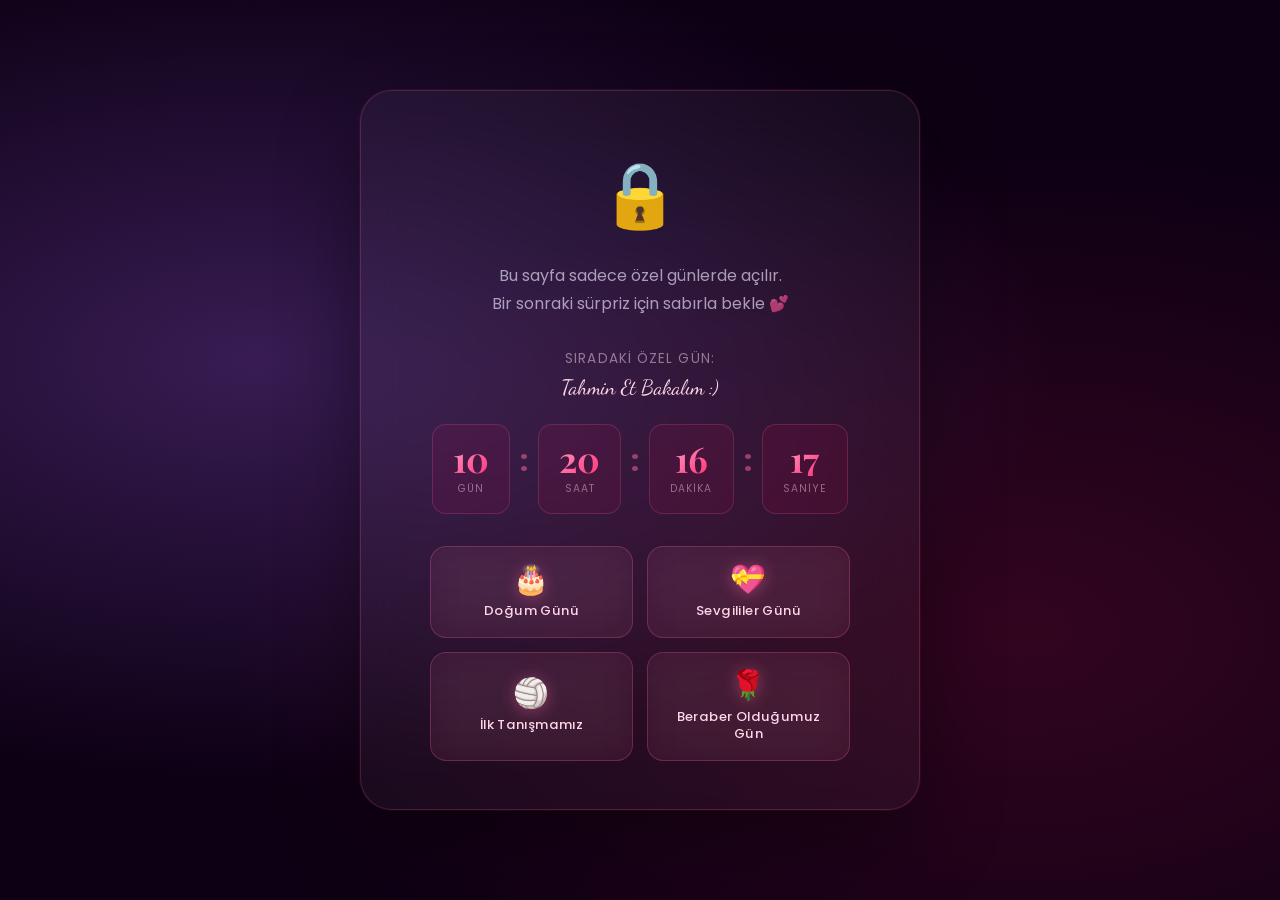
<file: index.html>
<!DOCTYPE html>
<html lang="tr">

<head>
    <meta charset="UTF-8" />
    <meta name="viewport" content="width=device-width, initial-scale=1.0" />
    <title>Yağmur'um, Seni Seviyorum 💕</title>
    <meta name="description"
        content="Yağmur'um için hazırladığım özel bir sürpriz — Doğum günün ve Sevgililer Günün kutlu olsun." />
    <link rel="preconnect" href="https://fonts.googleapis.com" />
    <link rel="preconnect" href="https://fonts.gstatic.com" crossorigin />
    <link
        href="https://fonts.googleapis.com/css2?family=Playfair+Display:ital,wght@0,400;0,700;1,400&family=Poppins:wght@300;400;500;600&family=Dancing+Script:wght@600;700&display=swap"
        rel="stylesheet" />
    <link rel="stylesheet" href="style.css" />
</head>

<body>

    <!-- Canvas for particles -->
    <canvas id="heartCanvas"></canvas>

    <!-- ═══════════════════ LOCKED SCREEN ═══════════════════ -->
    <div id="lockedScreen" class="locked-screen">
        <div class="locked-inner">
            <div class="locked-lock">🔒</div>
            <p class="locked-desc">Bu sayfa sadece özel günlerde açılır.<br />Bir sonraki sürpriz için sabırla bekle 💕
            </p>

            <div class="locked-next">
                <span class="locked-next-label">Sıradaki özel gün:</span>
                <span class="locked-next-name">Tahmin Et Bakalım :)</span>
            </div>

            <div class="locked-countdown">
                <div class="lc-box"><span id="lc-days">00</span><label>Gün</label></div>
                <div class="lc-sep">:</div>
                <div class="lc-box"><span id="lc-hours">00</span><label>Saat</label></div>
                <div class="lc-sep">:</div>
                <div class="lc-box"><span id="lc-minutes">00</span><label>Dakika</label></div>
                <div class="lc-sep">:</div>
                <div class="lc-box"><span id="lc-seconds">00</span><label>Saniye</label></div>
            </div><!--
            <p class="locked-hint">✨ O gün geldiğinde bu sayfayı yeniden aç</p>
            <div style="padding-top: 5px;">Son Düzenlenme Tarihi: 05 Ocak 2026</div>-->

            <!-- ── Sayfa Geçiş Butonları ── -->
            <div class="page-nav-buttons">
                <a href="birthday.html" class="page-nav-btn">
                    <span class="nav-icon">🎂</span>
                    <span class="nav-label">Doğum Günü</span>
                </a>
                <a href="valentine.html" class="page-nav-btn">
                    <span class="nav-icon">💝</span>
                    <span class="nav-label">Sevgililer Günü</span>
                </a>
                <a href="meeting.html" class="page-nav-btn">
                    <span class="nav-icon">🏐</span>
                    <span class="nav-label">İlk Tanışmamız</span>
                </a>
                <a href="proposal.html" class="page-nav-btn">
                    <span class="nav-icon">🌹</span>
                    <span class="nav-label">Beraber Olduğumuz Gün</span>
                </a>
            </div>
        </div>
    </div>

    <script>
        /* ─────────────────────────────────────────────
           TARİHLERİ BURADAN DEĞİŞTİR
        ───────────────────────────────────────────── */
        const SPECIAL_DAYS = [
            { month: 1, day: 1, page: 'birthday.html', name: '🎂 Doğum Günü (1 Ocak)' },
            { month: 2, day: 14, page: 'valentine.html', name: '💝 Sevgililer Günü (14 Şubat)' },
            { month: 7, day: 28, page: 'meeting.html', name: '🏐 İlk Tanışmamız (28 Temmuz)' },
            { month: 12, day: 16, page: 'proposal.html', name: '🌹 Beraber Olduğumuz Gün (16 Aralık)' },
        ];

        const now = new Date();
        const month = now.getMonth() + 1;
        const day = now.getDate();

        // Bugün özel bir gün mü? — Yönlendir
        const today = SPECIAL_DAYS.find(d => d.month === month && d.day === day);
        if (today) {
            sessionStorage.setItem('validRedirect', today.page);
            window.location.replace(today.page);
        } else {
            // Kilitli ekran: sıradaki güne geri sayım
            const AY = ['', 'Ocak', 'Şubat', 'Mart', 'Nisan', 'Mayıs', 'Haziran', 'Temmuz', 'Ağustos', 'Eylül', 'Ekim', 'Kasım', 'Aralık'];
            const y = now.getFullYear();
            const candidates = [];
            SPECIAL_DAYS.forEach(d => {
                candidates.push({ ...d, date: new Date(y, d.month - 1, d.day, 0, 0, 0) });
                candidates.push({ ...d, date: new Date(y + 1, d.month - 1, d.day, 0, 0, 0) });
            });
            const next = candidates.filter(c => c.date > now).sort((a, b) => a.date - b.date)[0];

            function tick() {
                const diff = next.date - new Date();
                if (diff <= 0) { location.reload(); return; }
                const d = Math.floor(diff / 86400000);
                const h = Math.floor((diff % 86400000) / 3600000);
                const m = Math.floor((diff % 3600000) / 60000);
                const s = Math.floor((diff % 60000) / 1000);
                document.getElementById('lc-days').textContent = String(d).padStart(2, '0');
                document.getElementById('lc-hours').textContent = String(h).padStart(2, '0');
                document.getElementById('lc-minutes').textContent = String(m).padStart(2, '0');
                document.getElementById('lc-seconds').textContent = String(s).padStart(2, '0');
            }
            tick();
            setInterval(tick, 1000);
        }

        /* ─── Canvas: yüzen kalpler ─── */
        const canvas = document.getElementById('heartCanvas');
        const ctx = canvas.getContext('2d');
        let particles = [];
        function resize() { canvas.width = window.innerWidth; canvas.height = window.innerHeight; }
        window.addEventListener('resize', resize); resize();
        function heartPath(x, y, size) {
            ctx.save(); ctx.translate(x, y); ctx.scale(size, size);
            ctx.beginPath(); ctx.moveTo(0, 0);
            ctx.bezierCurveTo(-0.5, -0.5, -1, 0.2, 0, 0.8);
            ctx.bezierCurveTo(1, 0.2, 0.5, -0.5, 0, 0);
            ctx.restore();
        }
        class Particle {
            constructor() { this.reset(); }
            reset() {
                this.x = Math.random() * canvas.width; this.y = canvas.height + 20;
                this.size = Math.random() * 12 + 4; this.speed = Math.random() * 0.8 + 0.3;
                this.alpha = Math.random() * 0.5 + 0.15; this.hue = Math.random() * 40 + 340;
                this.sway = Math.random() * 0.02 + 0.01; this.phase = Math.random() * Math.PI * 2;
            }
            update(t) {
                this.y -= this.speed; this.x += Math.sin(t * this.sway + this.phase) * 0.5;
                this.alpha -= 0.0008;
                if (this.y < -30 || this.alpha <= 0) this.reset();
            }
            draw() {
                ctx.save(); ctx.globalAlpha = this.alpha;
                ctx.fillStyle = `hsl(${this.hue}, 90%, 68%)`;
                heartPath(this.x, this.y, this.size); ctx.fill(); ctx.restore();
            }
        }
        for (let i = 0; i < 50; i++) { const p = new Particle(); p.y = Math.random() * canvas.height; particles.push(p); }
        let t = 0;
        function animate() { ctx.clearRect(0, 0, canvas.width, canvas.height); t += 0.016; particles.forEach(p => { p.update(t); p.draw(); }); requestAnimationFrame(animate); }
        animate();
    </script>
</body>

</html>
</file>
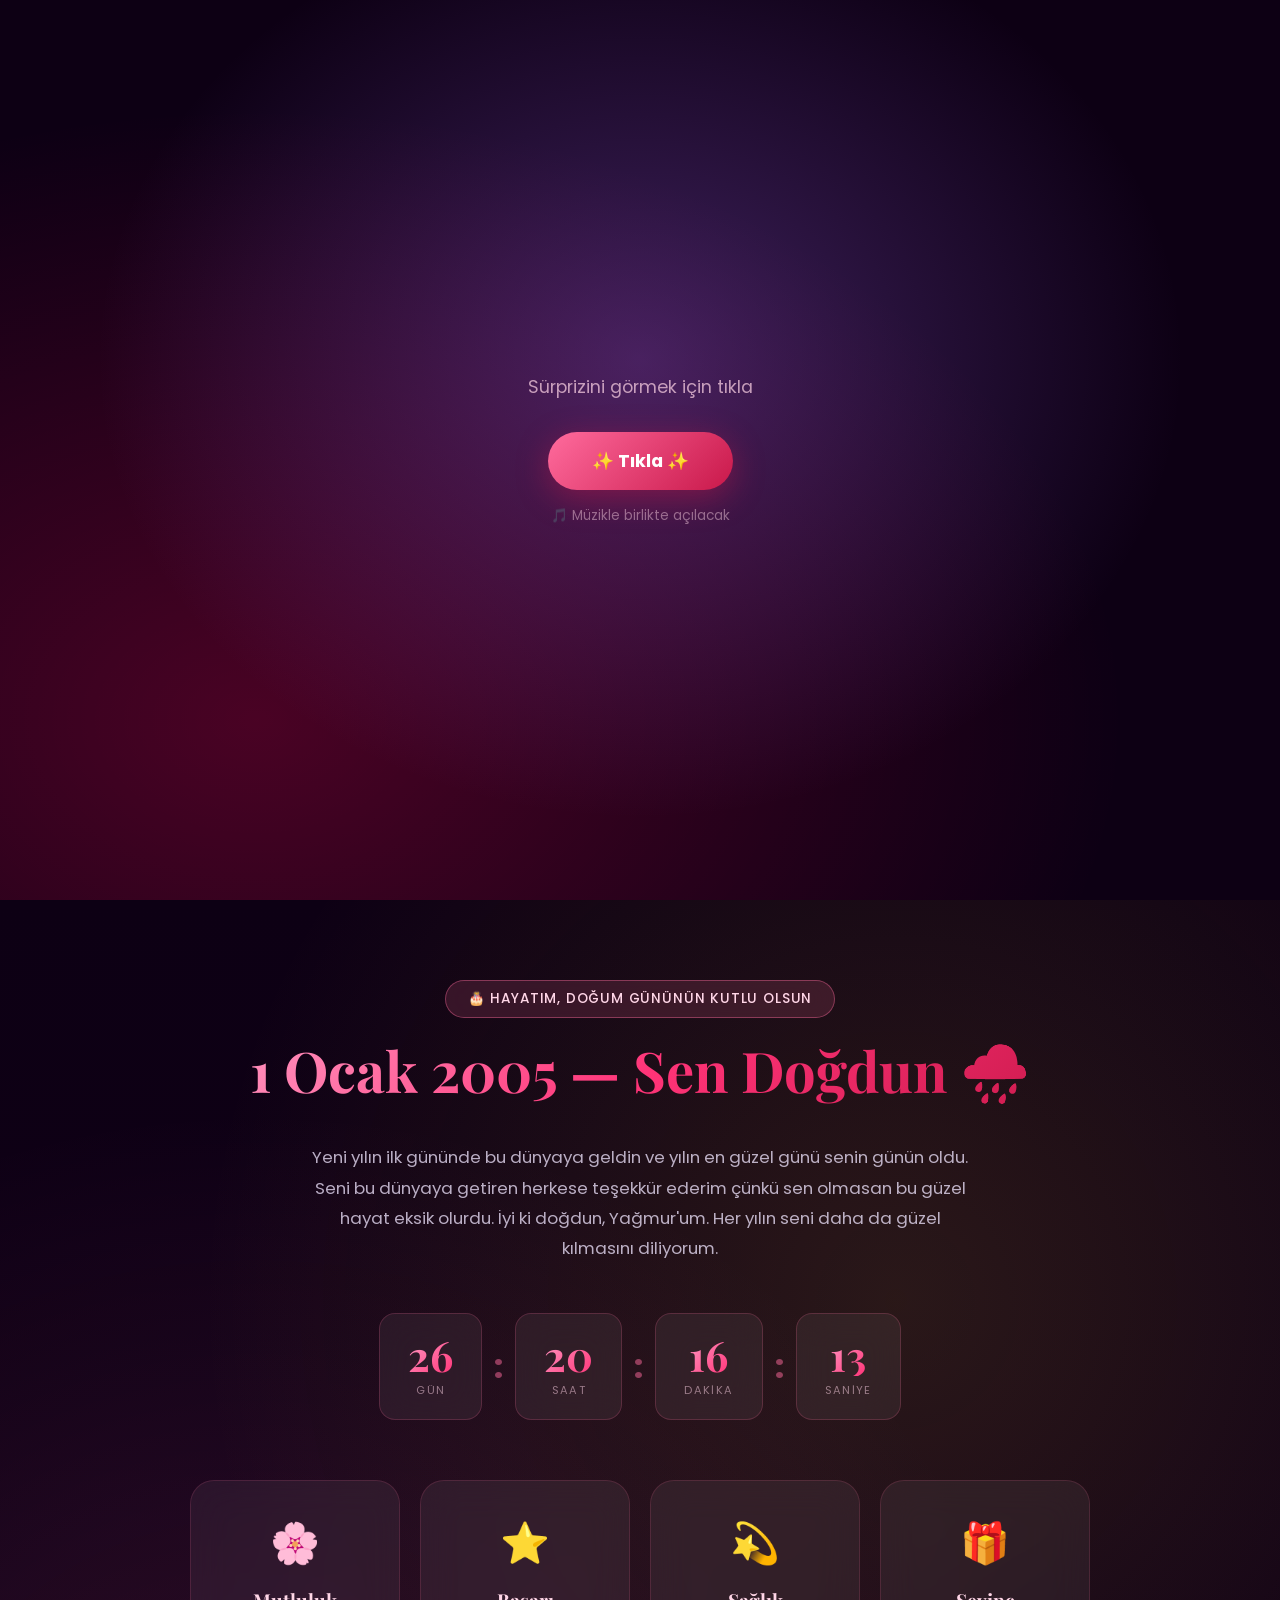
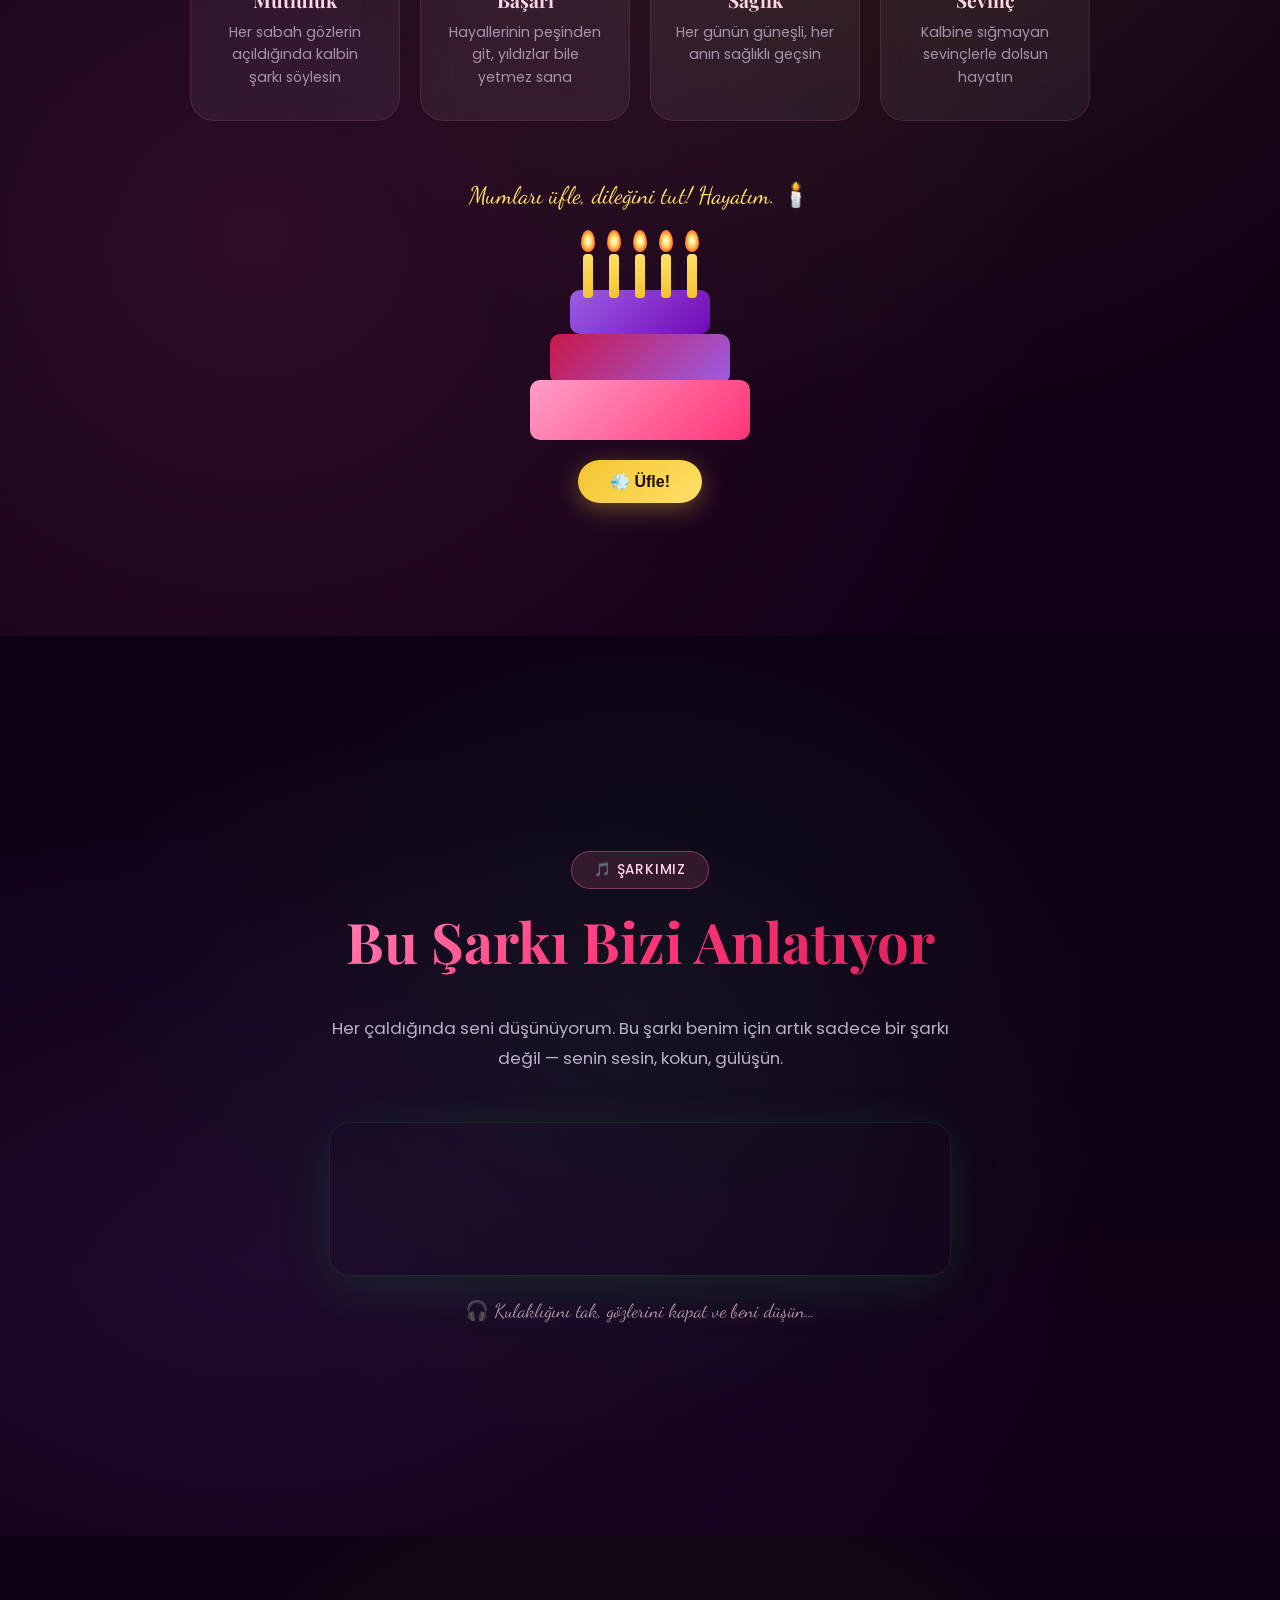
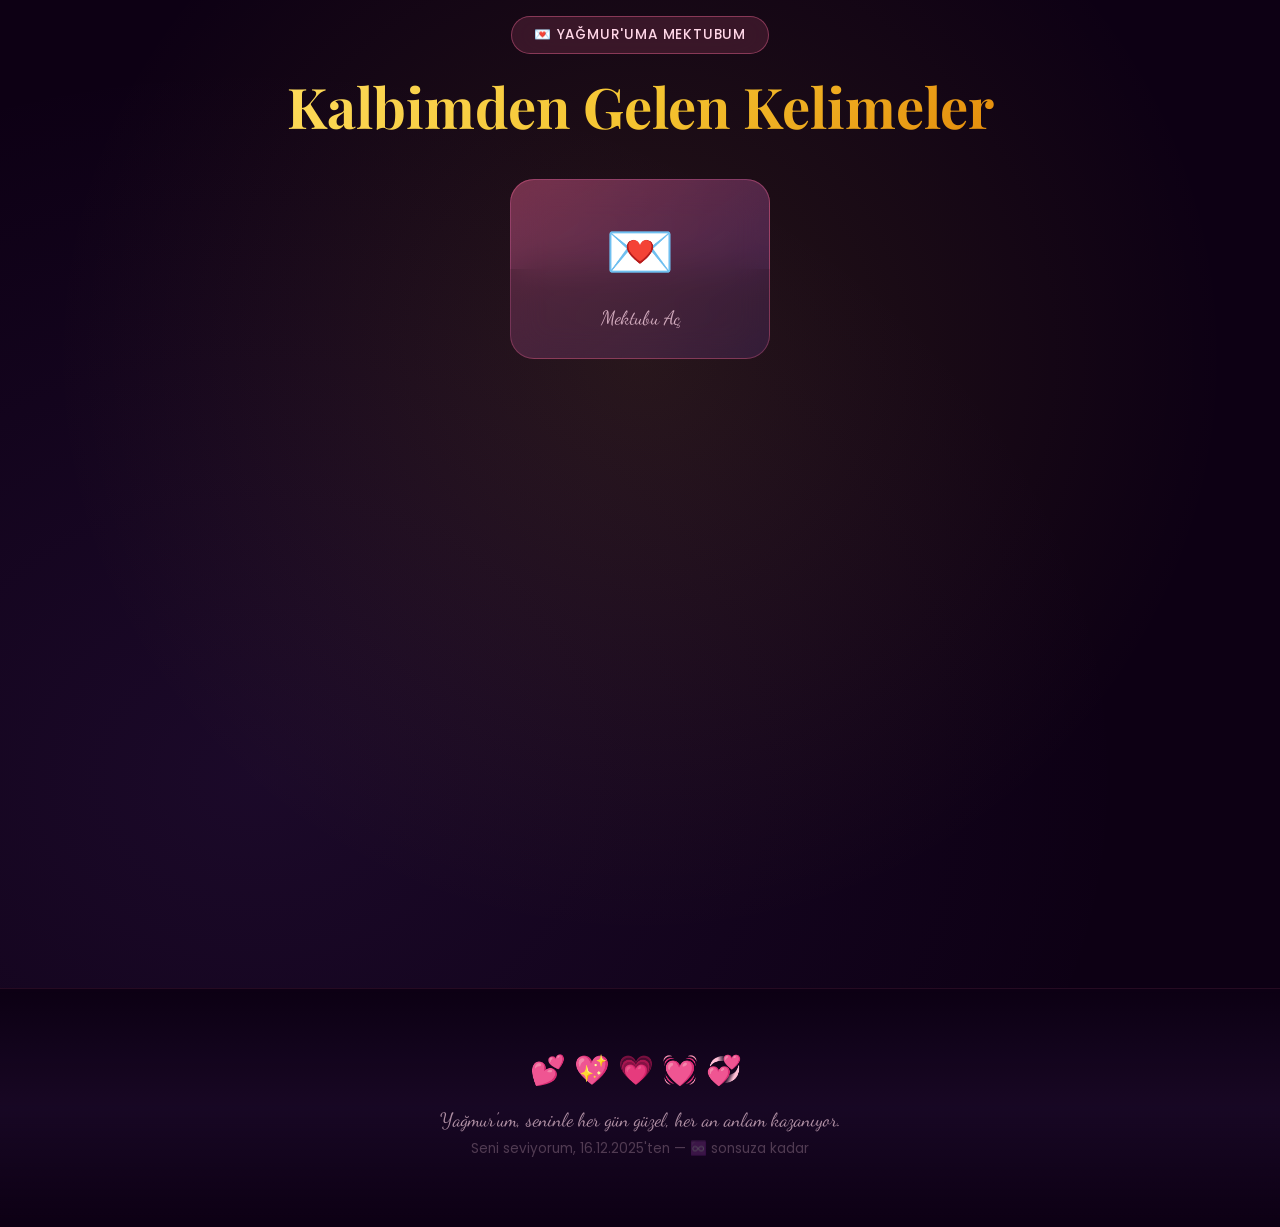
<file: birthday.html>
<!DOCTYPE html>
<html lang="tr">

<head>
    <meta charset="UTF-8" />
    <meta name="viewport" content="width=device-width, initial-scale=1.0" />
    <title>İyi ki Doğdun Yağmur'um 🎂</title>
    <meta name="description" content="Yağmur'um için doğum günü sürprizi 🎂" />
    <link rel="preconnect" href="https://fonts.googleapis.com" />
    <link rel="preconnect" href="https://fonts.gstatic.com" crossorigin />
    <link
        href="https://fonts.googleapis.com/css2?family=Playfair+Display:ital,wght@0,400;0,700;1,400&family=Poppins:wght@300;400;500;600&family=Dancing+Script:wght@600;700&display=swap"
        rel="stylesheet" />
    <link rel="stylesheet" href="style.css" />
    <script src="https://open.spotify.com/embed/iframe-api/v1" async></script>
</head>

<body>





    <!-- Doğum günü müziği -->
    <audio id="birthdayMusic" loop preload="none">
        <source src="Music.mp3" type="audio/mpeg" />
    </audio>

    <!-- Canvas for particles -->
    <canvas id="heartCanvas"></canvas>

    <!-- HERO -->
    <section id="hero" class="section hero-section">
        <div class="hero-layout">
            <div class="hero-content">
                <div class="hero-badge" id="heroBadge">💌 Yağmur'uma Özel</div>
                <h1 class="hero-title">
                    <span class="line1">Yağmur'um,</span>
                    <span class="line2">Sen Benim.</span>
                    <span class="line3">İyi ki Doğdun!</span>
                </h1>
                <p class="hero-subtitle">Kartanem, yeni yılın ilk günü senin günün — çünkü sen bu dünyanın en güzel
                    hediyesisin 🎂</p>
            </div>
            <div class="hero-illustration">
                <div class="illus-glow-ring"></div>
                <img src="Birthday.jpg" alt="Yağmur'um" class="illus-img" />
                <div class="illus-label">✨ Yağmur'um ✨</div>
            </div>
        </div>
        <div class="scroll-indicator">
            <div class="mouse"></div>
            <span>Aşağı Kaydır</span>
        </div>
    </section>

    <!-- BIRTHDAY SECTION -->
    <section id="birthday" class="section birthday-section">
        <div class="section-inner">
            <div class="section-tag">🎂 Hayatım, Doğum Gününün Kutlu Olsun</div>
            <h2 class="section-title gradient-pink">1 Ocak 2005 — Sen Doğdun 🌧️</h2>
            <p class="section-desc">
                Yeni yılın ilk gününde bu dünyaya geldin ve yılın en güzel günü senin günün oldu.
                Seni bu dünyaya getiren herkese teşekkür ederim çünkü sen olmasan bu güzel hayat eksik olurdu.
                İyi ki doğdun, Yağmur'um. Her yılın seni daha da güzel kılmasını diliyorum.
            </p>

            <!-- Countdown -->
            <div class="countdown-wrapper">
                <div class="countdown" id="birthdayCountdown">
                    <div class="count-box"><span id="bd-days">00</span><label>Gün</label></div>
                    <div class="count-sep">:</div>
                    <div class="count-box"><span id="bd-hours">00</span><label>Saat</label></div>
                    <div class="count-sep">:</div>
                    <div class="count-box"><span id="bd-minutes">00</span><label>Dakika</label></div>
                    <div class="count-sep">:</div>
                    <div class="count-box"><span id="bd-seconds">00</span><label>Saniye</label></div>
                </div>
            </div>

            <!-- Wish Cards -->
            <div class="cards-grid">
                <div class="wish-card">
                    <div class="wish-icon">🌸</div>
                    <h3>Mutluluk</h3>
                    <p>Her sabah gözlerin açıldığında kalbin şarkı söylesin</p>
                </div>
                <div class="wish-card">
                    <div class="wish-icon">⭐</div>
                    <h3>Başarı</h3>
                    <p>Hayallerinin peşinden git, yıldızlar bile yetmez sana</p>
                </div>
                <div class="wish-card">
                    <div class="wish-icon">💫</div>
                    <h3>Sağlık</h3>
                    <p>Her günün güneşli, her anın sağlıklı geçsin</p>
                </div>
                <div class="wish-card">
                    <div class="wish-icon">🎁</div>
                    <h3>Sevinç</h3>
                    <p>Kalbine sığmayan sevinçlerle dolsun hayatın</p>
                </div>
            </div>

            <!-- Cake -->
            <div class="candle-section">
                <p class="candle-text">Mumları üfle, dileğini tut! Hayatım. 🕯️</p>
                <div class="cake-wrapper" id="cakeWrapper">
                    <div class="cake">
                        <div class="cake-layer layer3"></div>
                        <div class="cake-layer layer2"></div>
                        <div class="cake-layer layer1"></div>
                        <div class="candles">
                            <div class="candle" data-id="0">
                                <div class="flame"></div>
                                <div class="candle-body"></div>
                            </div>
                            <div class="candle" data-id="1">
                                <div class="flame"></div>
                                <div class="candle-body"></div>
                            </div>
                            <div class="candle" data-id="2">
                                <div class="flame"></div>
                                <div class="candle-body"></div>
                            </div>
                            <div class="candle" data-id="3">
                                <div class="flame"></div>
                                <div class="candle-body"></div>
                            </div>
                            <div class="candle" data-id="4">
                                <div class="flame"></div>
                                <div class="candle-body"></div>
                            </div>
                        </div>
                    </div>
                    <button class="blow-btn" id="blowBtn" onclick="blowCandles()">💨 Üfle!</button>
                    <div class="celebration-msg" id="celebMsg">🎉 İyi ki doğdun Yağmur'um! Her dileğin kabul olsun! 🎊
                    </div>
                </div>
            </div>
        </div>
    </section>

    <!-- OUR SONG -->
    <section id="song" class="section song-section">
        <div class="section-inner">
            <div class="section-tag">🎵 Şarkımız</div>
            <h2 class="section-title gradient-pink">Bu Şarkı Bizi Anlatıyor</h2>
            <p class="section-desc">Her çaldığında seni düşünüyorum. Bu şarkı benim için artık sadece bir şarkı değil —
                senin sesin, kokun, gülüşün.</p>
            <div class="spotify-wrapper">
                <div id="spotifyContainer" style="border-radius:18px; overflow:hidden; min-height:152px;"></div>
            </div>
            <p class="song-note">🎧 Kulaklığını tak, gözlerini kapat ve beni düşün…</p>
        </div>
    </section>

    <!-- LOVE LETTER -->
    <section id="letter" class="section letter-section">
        <div class="section-inner">
            <div class="section-tag">💌 Yağmur'uma Mektubum</div>
            <h2 class="section-title gradient-gold">Kalbimden Gelen Kelimeler</h2>
            <div class="letter-envelope" id="letterEnvelope" onclick="openLetter()">
                <div class="envelope-flap"></div>
                <div class="envelope-body">
                    <div class="envelope-icon">💌</div>
                    <p>Mektubu Aç</p>
                </div>
            </div>
            <div class="letter-content" id="letterContent">
                <div class="letter-paper">
                    <div class="letter-header"><span class="letter-date">♥ Senin için yazıldı ♥</span></div>
                    <div class="letter-body" id="letterBody"></div>
                </div>
            </div>
        </div>
    </section>

    <!-- FOOTER -->
    <footer class="footer">
        <div class="footer-hearts"><span>💕</span><span>💖</span><span>💗</span><span>💓</span><span>💞</span></div>
        <p>Yağmur'um, seninle her gün güzel, her an anlam kazanıyor.</p>
        <p class="footer-small">Seni seviyorum, 16.12.2025'ten — ♾️ sonsuza kadar</p>
    </footer>

    <!-- Confetti -->
    <div id="confettiContainer"></div>

    <script src="script.js"></script>
    <script>
        // Doğum günü geri sayım (bir sonraki yıla)
        (function updateBdCountdown() {
            const MONTH = 1, DAY = 1; // 1 Ocak
            const now = new Date();
            let target = new Date(now.getFullYear(), MONTH - 1, DAY, 0, 0, 0);
            // Bugün doğum günüyse sayacı sıfır göster
            if (now.getMonth() + 1 === MONTH && now.getDate() === DAY) {
                zeroCountdown('bd');
            } else {
                if (target <= now) target = new Date(now.getFullYear() + 1, MONTH - 1, DAY, 0, 0, 0);
                const diff = target - now;
                if (diff > 0) setCountdown('bd', diff);
                setTimeout(updateBdCountdown, 1000);
            }
        })();
        // Doğum günü overlay + müzik
        (function () {
            const bdMusic = document.getElementById('birthdayMusic');
            const overlay = document.createElement('div');
            overlay.id = 'bdIntroOverlay';
            overlay.innerHTML = `
                <div class="bdo-inner">
                    <p class="bdo-sub">Sürprizini görmek için tıkla</p>
                    <div class="bdo-btn">✨ Tıkla ✨</div>
                    <p class="bdo-note">🎵 Müzikle birlikte açılacak</p>
                </div>
            `;
            overlay.style.cssText = `
                position: fixed; inset: 0; z-index: 99999;
                background: radial-gradient(ellipse at 50% 40%, rgba(155,93,229,0.35) 0%, transparent 60%),
                            radial-gradient(ellipse at 20% 80%, rgba(255,10,84,0.25) 0%, transparent 60%),
                            #0d0014;
                display: flex; align-items: center; justify-content: center;
                cursor: pointer;
                animation: bdOverlayIn 0.8s ease both;
            `;
            document.body.appendChild(overlay);
            const bdStyle = document.createElement('style');
            bdStyle.textContent = `
                @keyframes bdOverlayIn { from { opacity:0; } to { opacity:1; } }
                @keyframes bdOverlayOut { from { opacity:1; transform:scale(1); } to { opacity:0; transform:scale(1.06); } }
                .bdo-inner { text-align:center; animation: fadeInUp 1s ease both; }
                .bdo-sub { font-family:'Poppins',sans-serif; font-size:1.1rem; color:rgba(255,214,231,0.7); margin-bottom:32px; }
                .bdo-btn { display:inline-block; padding:16px 44px; border-radius:999px; background:linear-gradient(135deg,#ff6b9d,#c9184a); color:#fff; font-size:1.1rem; font-weight:700; box-shadow:0 8px 32px rgba(201,24,74,0.45); transition:transform 0.3s,box-shadow 0.3s; margin-bottom:16px; }
                #bdIntroOverlay:hover .bdo-btn { transform:translateY(-4px) scale(1.05); box-shadow:0 14px 40px rgba(201,24,74,0.6); }
                .bdo-note { font-size:0.85rem; color:rgba(255,214,231,0.45); }
            `;
            document.head.appendChild(bdStyle);
            overlay.addEventListener('click', () => {
                if (bdMusic) { bdMusic.volume = 0.55; bdMusic.play().catch(() => { }); }
                overlay.style.animation = 'bdOverlayOut 0.6s ease forwards';
                setTimeout(() => overlay.remove(), 600);
                if (bdMusic) {
                    const musicBtn = document.createElement('button');
                    musicBtn.innerHTML = '🎵';
                    musicBtn.style.cssText = `position:fixed;bottom:24px;right:24px;z-index:9999;width:52px;height:52px;border-radius:50%;background:linear-gradient(135deg,#ff6b9d,#c9184a);border:none;font-size:1.4rem;cursor:pointer;box-shadow:0 6px 24px rgba(201,24,74,0.45);transition:all 0.3s;`;
                    musicBtn.addEventListener('click', (e) => {
                        e.stopPropagation();
                        if (bdMusic.paused) { bdMusic.play(); musicBtn.innerHTML = '🎵'; musicBtn.style.opacity = '1'; }
                        else { bdMusic.pause(); musicBtn.innerHTML = '🔇'; musicBtn.style.opacity = '0.6'; }
                    });
                    document.body.appendChild(musicBtn);
                }
            }, { once: true });
        })();
        initScrollAnimations();
    </script>
</body>

</html>
</file>
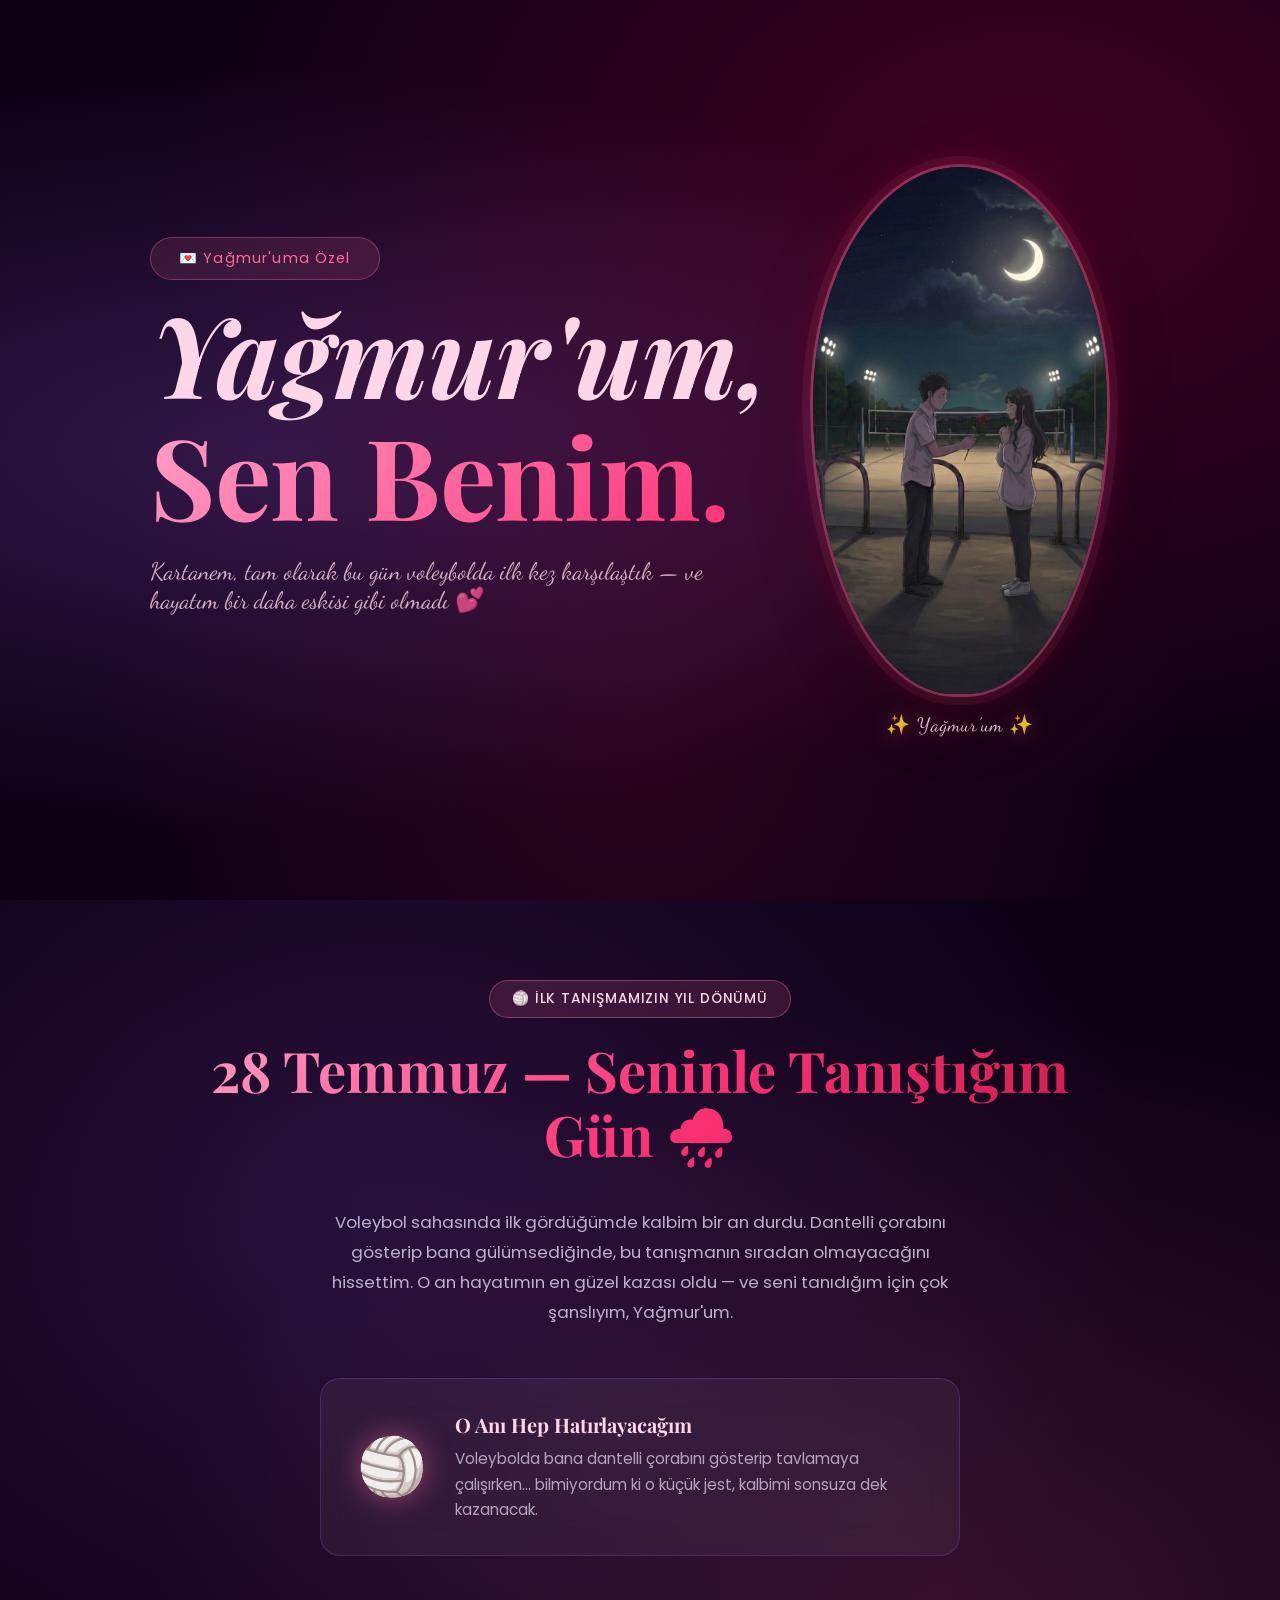
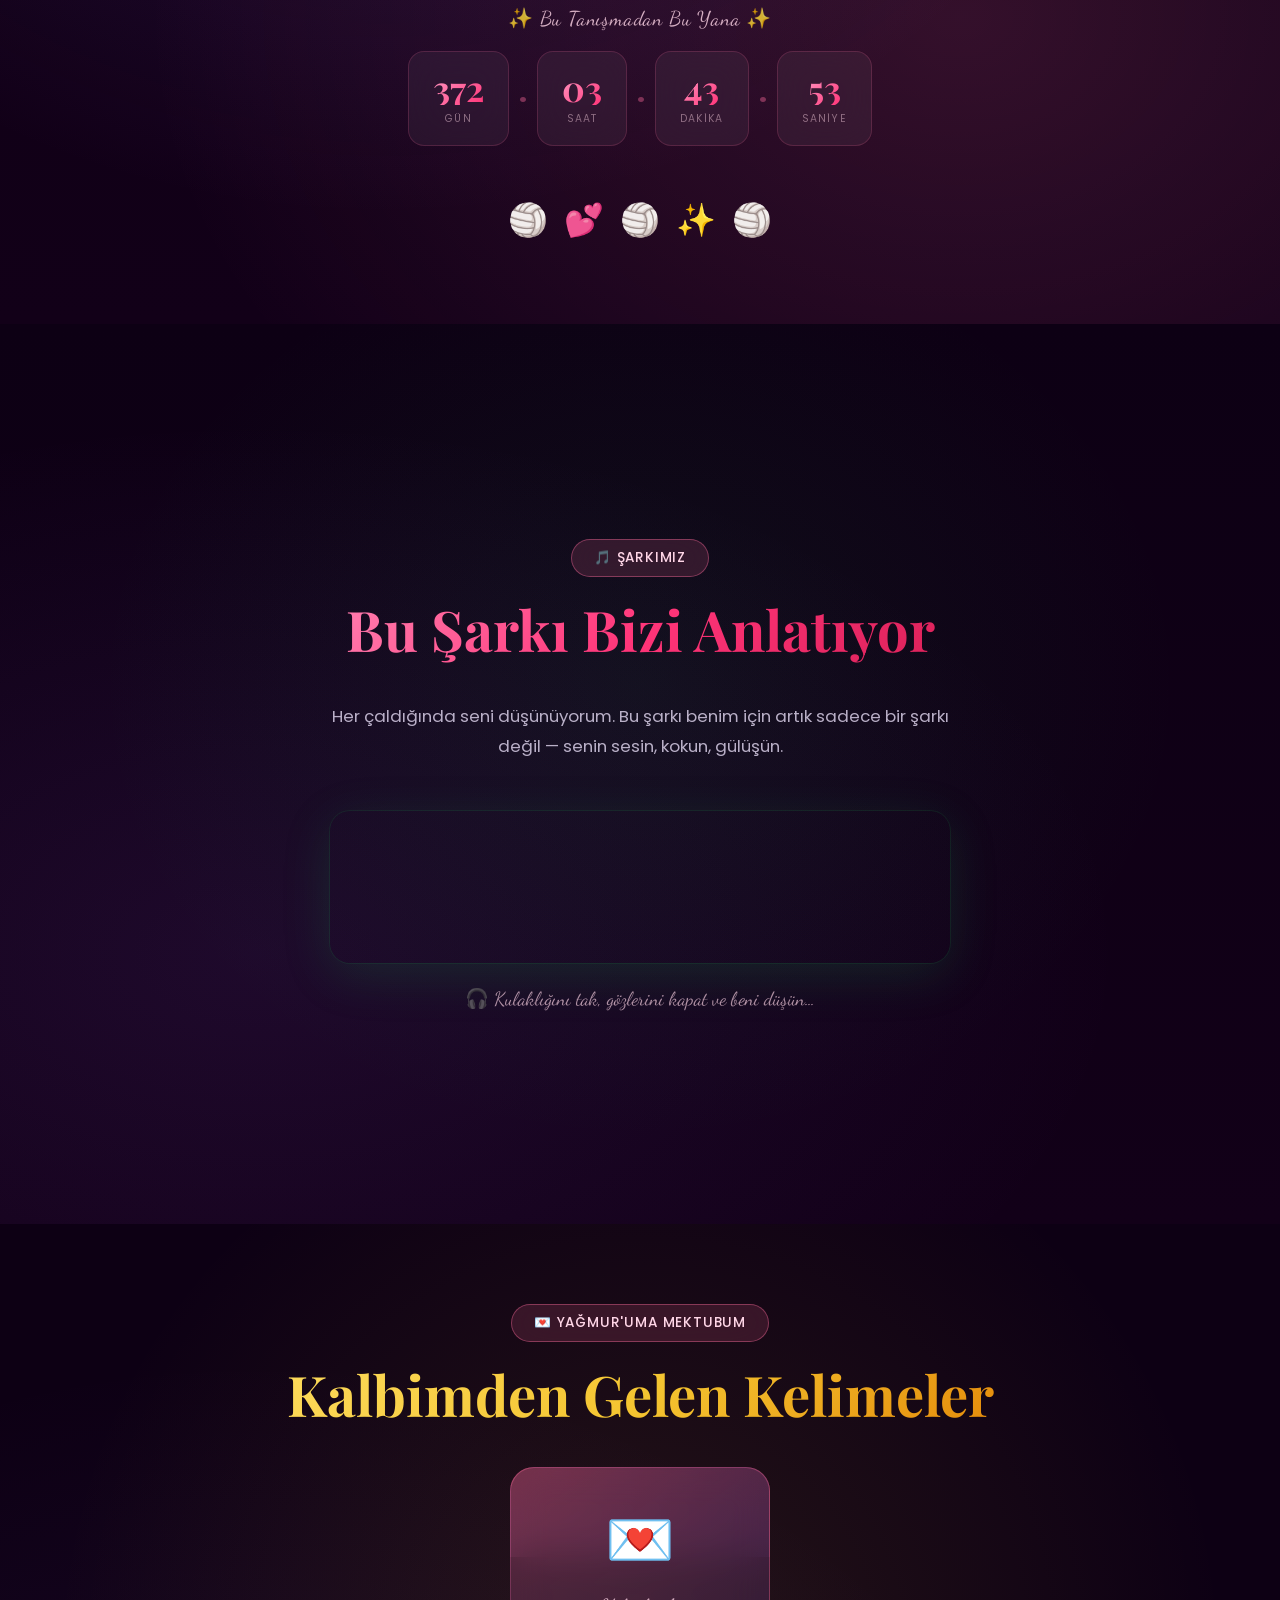
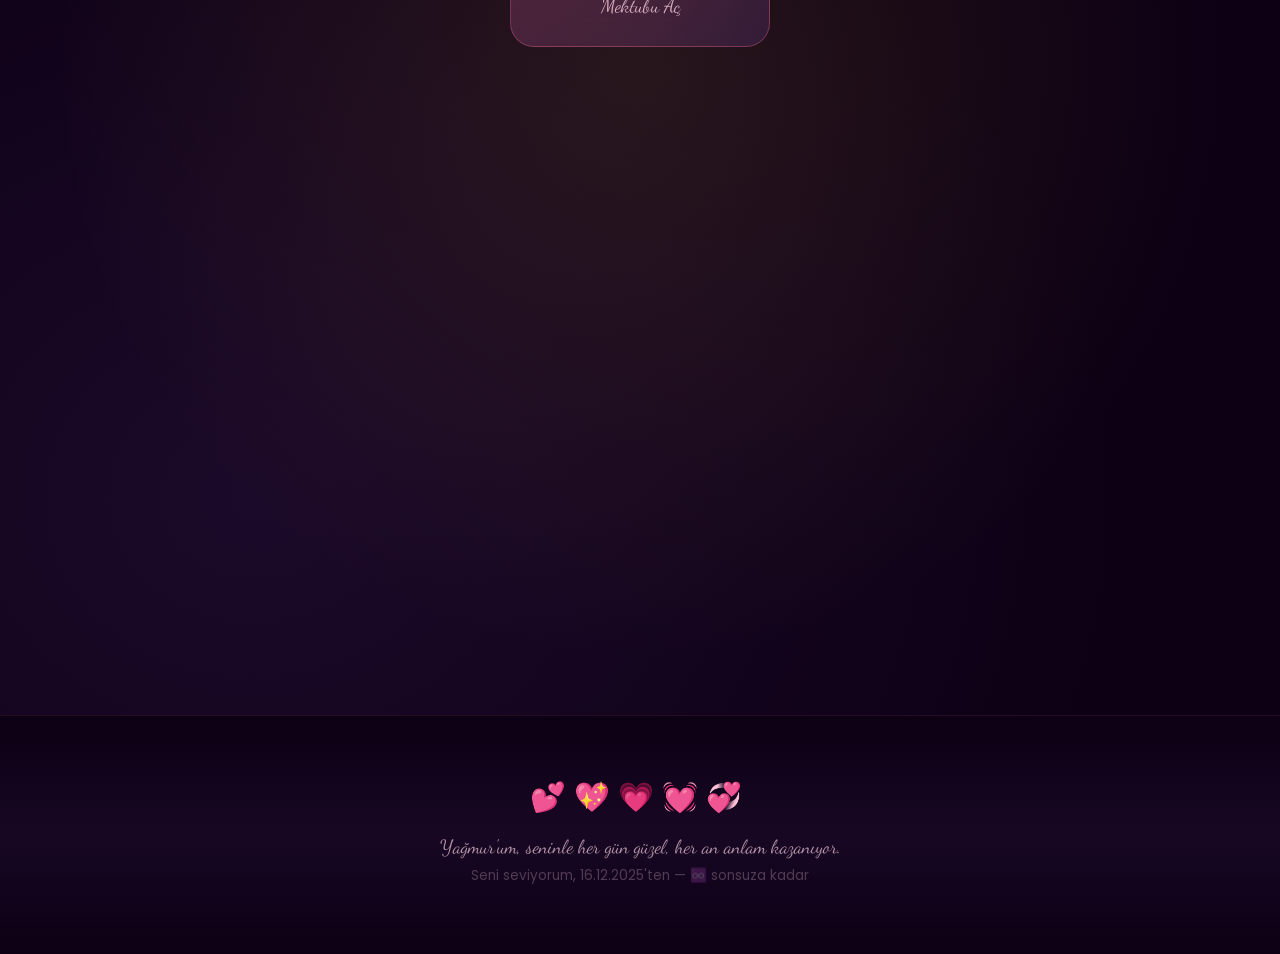
<file: meeting.html>
<!DOCTYPE html>
<html lang="tr">

<head>
    <meta charset="UTF-8" />
    <meta name="viewport" content="width=device-width, initial-scale=1.0" />
    <title>Seninle Tanıştığım Gün 🏐</title>
    <meta name="description" content="28 Temmuz — Voleybolda ilk tanışmamızın yıl dönümü 🏐" />
    <link rel="preconnect" href="https://fonts.googleapis.com" />
    <link rel="preconnect" href="https://fonts.gstatic.com" crossorigin />
    <link
        href="https://fonts.googleapis.com/css2?family=Playfair+Display:ital,wght@0,400;0,700;1,400&family=Poppins:wght@300;400;500;600&family=Dancing+Script:wght@600;700&display=swap"
        rel="stylesheet" />
    <link rel="stylesheet" href="style.css" />
    <script src="https://open.spotify.com/embed/iframe-api/v1" async></script>
</head>

<body>




    <!-- Canvas for particles -->
    <canvas id="heartCanvas"></canvas>

    <!-- HERO -->
    <section id="hero" class="section hero-section">
        <div class="hero-layout">
            <div class="hero-content">
                <div class="hero-badge">💌 Yağmur'uma Özel</div>
                <h1 class="hero-title">
                    <span class="line1">Yağmur'um,</span>
                    <span class="line2">Sen Benim.</span>
                    <!--<span class="line3">Seni Tanıdığım Gün </span>-->
                </h1>
                <p class="hero-subtitle">Kartanem, tam olarak bu gün voleybolda ilk kez karşılaştık — ve hayatım bir
                    daha eskisi gibi olmadı 💕</p>
            </div>
            <div class="hero-illustration">
                <div class="illus-glow-ring"></div>
                <img src="Meeting.png" alt="Yağmur'um" class="illus-img" />

                <div class="illus-label">✨ Yağmur'um ✨</div>
            </div>
        </div>
        </div>
        <div class="scroll-indicator">
            <div class="mouse"></div>
            <span>Aşağı Kaydır</span>
        </div>
    </section>

    <!-- MEETING SECTION -->
    <section id="meeting" class="section meeting-section">
        <div class="section-inner">
            <div class="section-tag">🏐 İlk Tanışmamızın Yıl Dönümü</div>
            <h2 class="section-title gradient-pink">28 Temmuz — Seninle Tanıştığım Gün 🌧️</h2>
            <p class="section-desc">
                Voleybol sahasında ilk gördüğümde kalbim bir an durdu. Dantelli çorabını gösterip
                bana gülümsediğinde, bu tanışmanın sıradan olmayacağını hissettim.
                O an hayatımın en güzel kazası oldu — ve seni tanıdığım için çok şanslıyım, Yağmur'um.
            </p>

            <div class="special-memory-card">
                <div class="memory-icon">🏐</div>
                <div class="memory-text">
                    <h3>O Anı Hep Hatırlayacağım</h3>
                    <p>Voleybolda bana dantelli çorabını gösterip tavlamaya çalışırken…
                        bilmiyordum ki o küçük jest, kalbimi sonsuza dek kazanacak.</p>
                </div>
            </div>

            <div class="anniversary-countdown-wrapper">
                <p class="anniversary-label">✨ Bu Tanışmadan Bu Yana ✨</p>
                <div class="anniversary-display" id="meetingAnniversary">
                    <div class="anniv-box"><span id="mt-days">00</span><label>Gün</label></div>
                    <div class="anniv-sep">·</div>
                    <div class="anniv-box"><span id="mt-hours">00</span><label>Saat</label></div>
                    <div class="anniv-sep">·</div>
                    <div class="anniv-box"><span id="mt-minutes">00</span><label>Dakika</label></div>
                    <div class="anniv-sep">·</div>
                    <div class="anniv-box"><span id="mt-seconds">00</span><label>Saniye</label></div>
                </div>
            </div>

            <div class="volleyball-emojis">
                <span>🏐</span><span>💕</span><span>🏐</span><span>✨</span><span>🏐</span>
            </div>
        </div>
    </section>

    <!-- OUR SONG -->
    <section id="song" class="section song-section">
        <div class="section-inner">
            <div class="section-tag">🎵 Şarkımız</div>
            <h2 class="section-title gradient-pink">Bu Şarkı Bizi Anlatıyor</h2>
            <p class="section-desc">Her çaldığında seni düşünüyorum. Bu şarkı benim için artık sadece bir şarkı değil —
                senin sesin, kokun, gülüşün.</p>
            <div class="spotify-wrapper">
                <div id="spotifyContainer" style="border-radius:18px; overflow:hidden; min-height:152px;"></div>
            </div>
            <p class="song-note">🎧 Kulaklığını tak, gözlerini kapat ve beni düşün…</p>
        </div>
    </section>

    <!-- LOVE LETTER -->
    <section id="letter" class="section letter-section">
        <div class="section-inner">
            <div class="section-tag">💌 Yağmur'uma Mektubum</div>
            <h2 class="section-title gradient-gold">Kalbimden Gelen Kelimeler</h2>
            <div class="letter-envelope" id="letterEnvelope" onclick="openLetter()">
                <div class="envelope-flap"></div>
                <div class="envelope-body">
                    <div class="envelope-icon">💌</div>
                    <p>Mektubu Aç</p>
                </div>
            </div>
            <div class="letter-content" id="letterContent">
                <div class="letter-paper">
                    <div class="letter-header"><span class="letter-date">♥ Senin için yazıldı ♥</span></div>
                    <div class="letter-body" id="letterBody"></div>
                </div>
            </div>
        </div>
    </section>

    <!-- FOOTER -->
    <footer class="footer">
        <div class="footer-hearts"><span>💕</span><span>💖</span><span>💗</span><span>💓</span><span>💞</span></div>
        <p>Yağmur'um, seninle her gün güzel, her an anlam kazanıyor.</p>
        <p class="footer-small">Seni seviyorum, 16.12.2025'ten — ♾️ sonsuza kadar</p>
    </footer>

    <!-- Confetti -->
    <div id="confettiContainer"></div>

    <script src="script.js"></script>
    <script>
        // Tanışma günü geçen süre sayacı
        (function updateMeetingElapsed() {
            const meetingDate = new Date(2025, 10, 28, 0, 0, 0); // 28 Kasım 2025
            const diff = new Date() - meetingDate;
            if (diff > 0) setCountdown('mt', diff);
            setTimeout(updateMeetingElapsed, 1000);
        })();
        initScrollAnimations();
    </script>
</body>

</html>
</file>
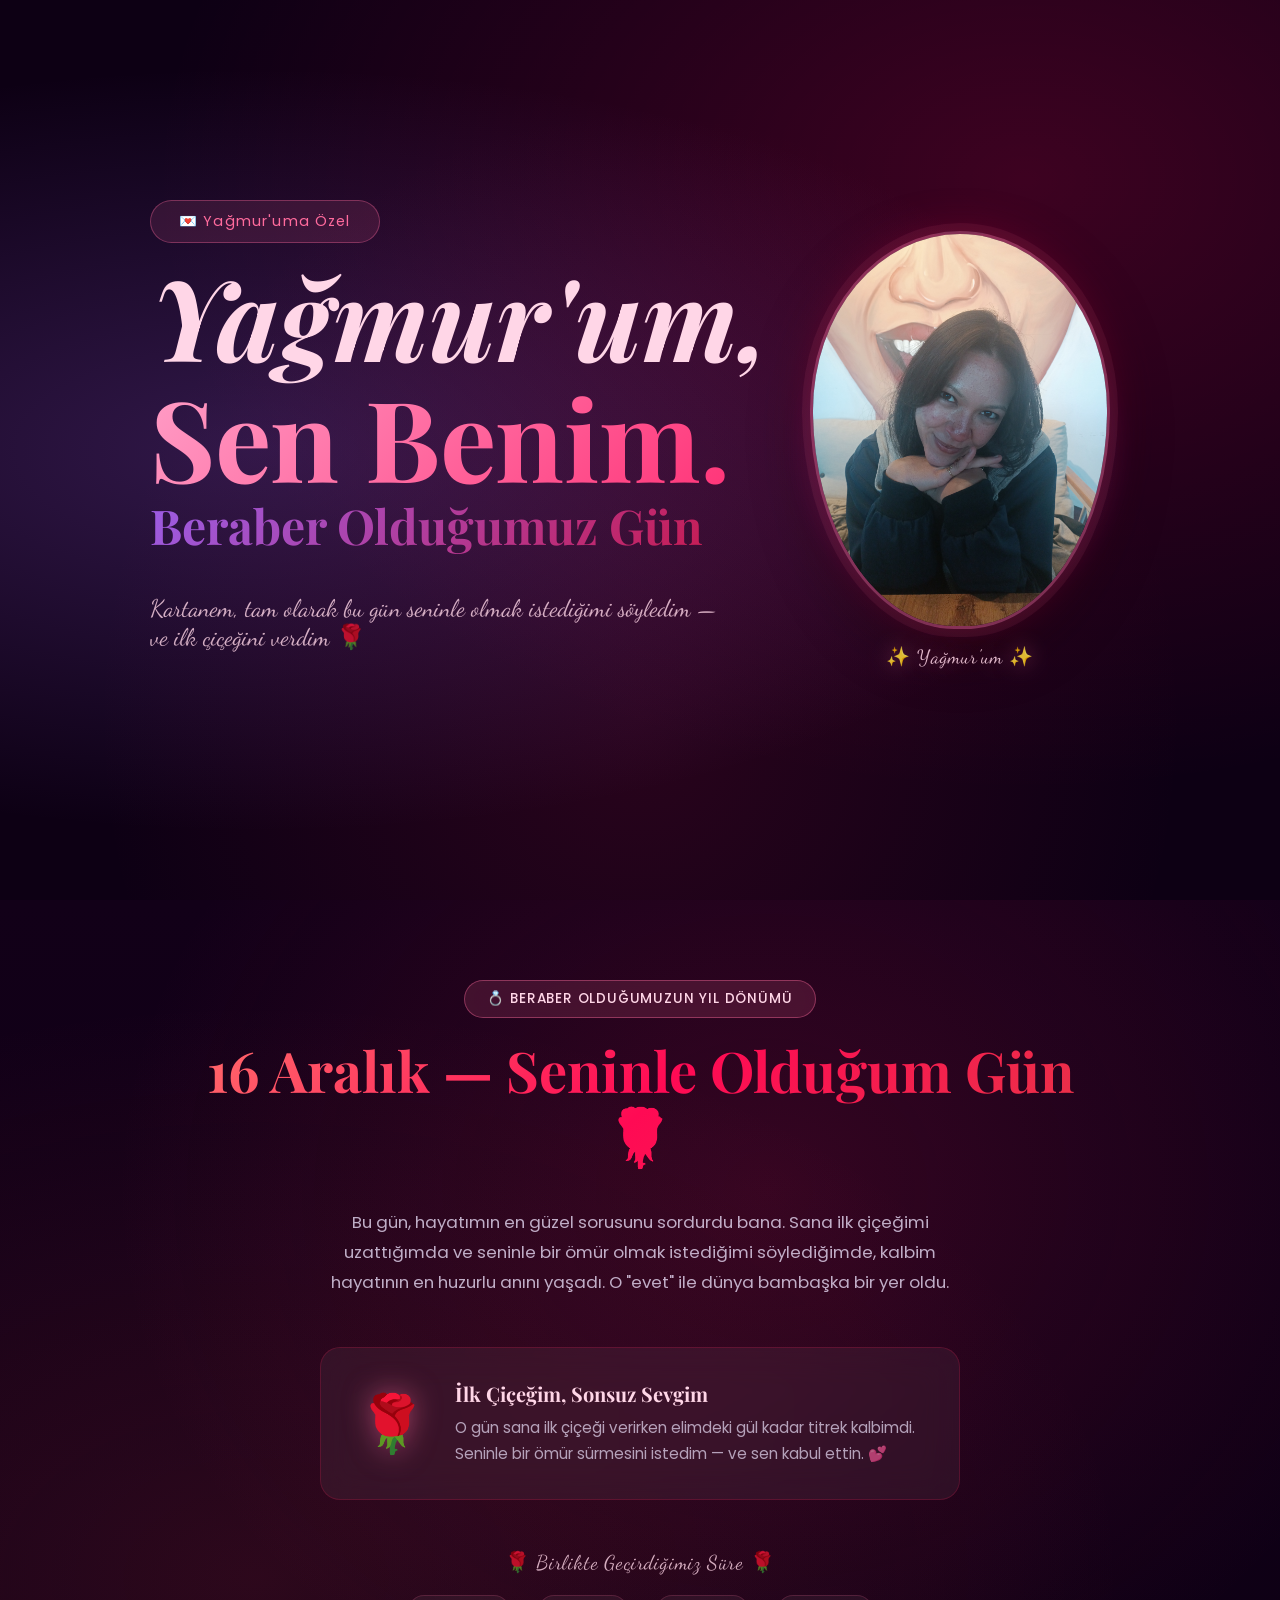
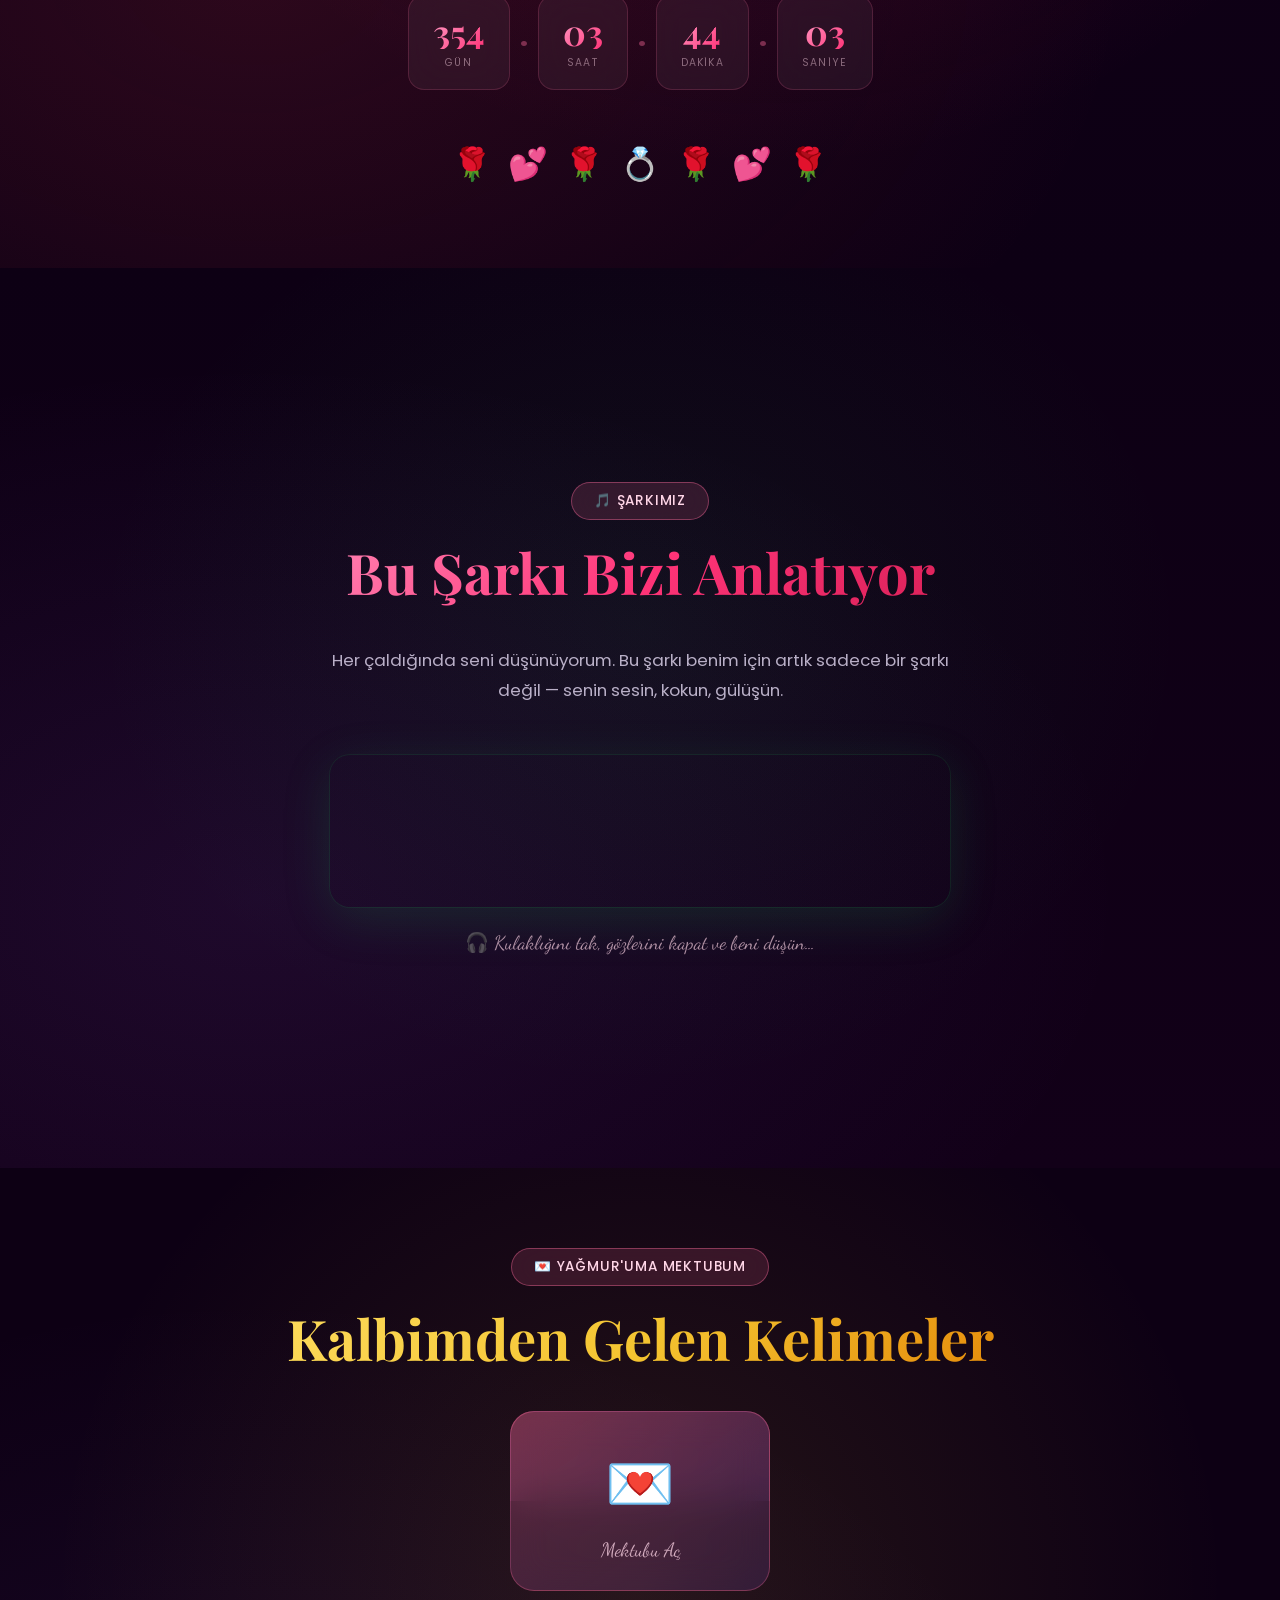
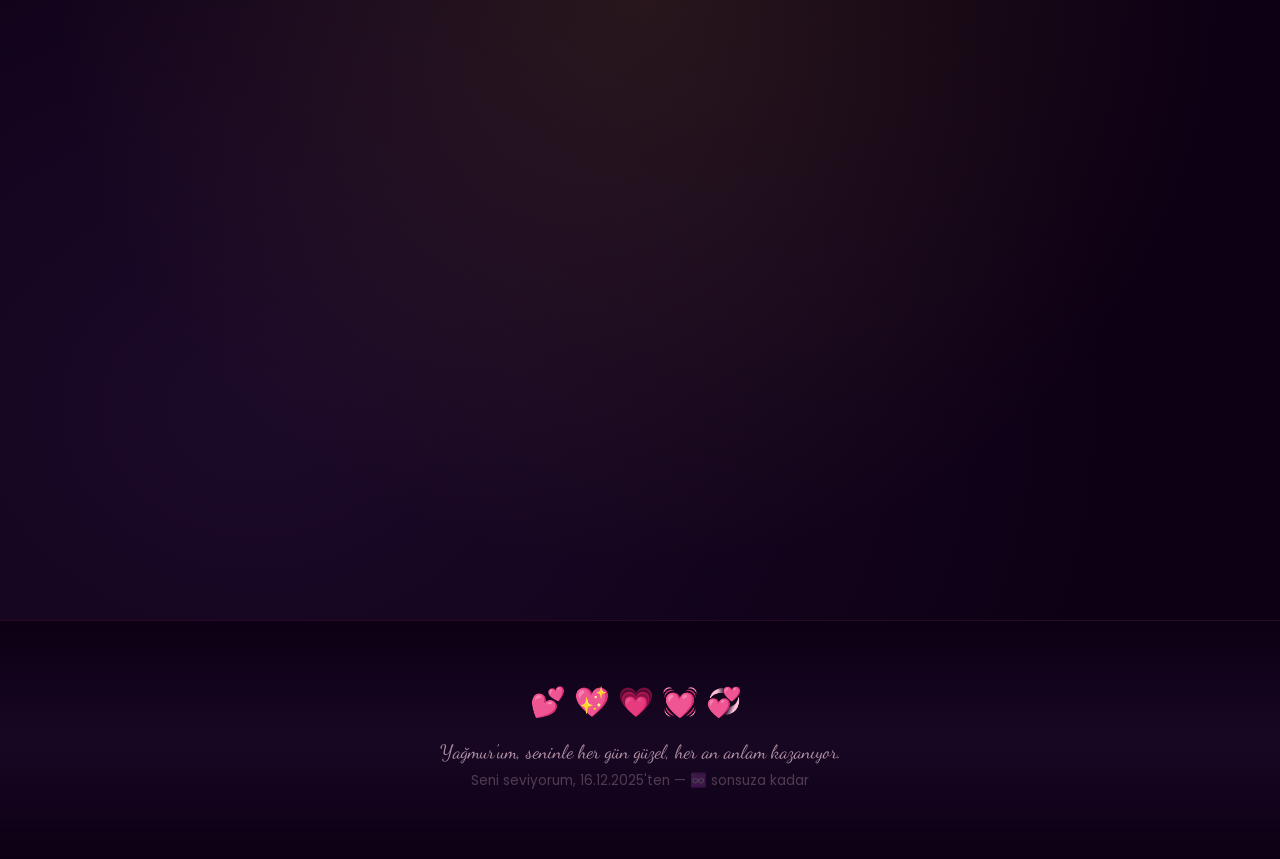
<file: proposal.html>
<!DOCTYPE html>
<html lang="tr">

<head>
    <meta charset="UTF-8" />
    <meta name="viewport" content="width=device-width, initial-scale=1.0" />
    <title>Beraber Olduğumuz Gün 🌹</title>
    <meta name="description" content="16 Aralık — Çıkma teklifinin ve ilk çiçeğin yıl dönümü 🌹" />
    <link rel="preconnect" href="https://fonts.googleapis.com" />
    <link rel="preconnect" href="https://fonts.gstatic.com" crossorigin />
    <link
        href="https://fonts.googleapis.com/css2?family=Playfair+Display:ital,wght@0,400;0,700;1,400&family=Poppins:wght@300;400;500;600&family=Dancing+Script:wght@600;700&display=swap"
        rel="stylesheet" />
    <link rel="stylesheet" href="style.css" />
    <script src="https://open.spotify.com/embed/iframe-api/v1" async></script>
</head>

<body>




    <!-- Canvas for particles -->
    <canvas id="heartCanvas"></canvas>

    <!-- HERO -->
    <section id="hero" class="section hero-section">
        <div class="hero-layout">
            <div class="hero-content">
                <div class="hero-badge">💌 Yağmur'uma Özel</div>
                <h1 class="hero-title">
                    <span class="line1">Yağmur'um,</span>
                    <span class="line2">Sen Benim.</span>
                    <span class="line3">Beraber Olduğumuz Gün</span>
                    <!--💍-->
                </h1>
                <p class="hero-subtitle">Kartanem, tam olarak bu gün seninle olmak istediğimi söyledim — ve ilk çiçeğini
                    verdim 🌹</p>
            </div>
            <div class="hero-illustration">
                <div class="illus-glow-ring"></div>
                <img src="Proposal.jpg" alt="Yağmur'um" class="illus-img" />
                <div class="illus-label">✨ Yağmur'um ✨</div>
            </div>
        </div>
        <div class="scroll-indicator">
            <div class="mouse"></div>
            <span>Aşağı Kaydır</span>
        </div>
    </section>

    <!-- PROPOSAL SECTION -->
    <section id="proposal" class="section proposal-section">
        <div class="section-inner">
            <div class="section-tag">💍 Beraber Olduğumuzun Yıl Dönümü</div>
            <h2 class="section-title gradient-red">16 Aralık — Seninle Olduğum Gün 🌹</h2>
            <p class="section-desc">
                Bu gün, hayatımın en güzel sorusunu sordurdu bana.
                Sana ilk çiçeğimi uzattığımda ve seninle bir ömür olmak istediğimi söylediğimde,
                kalbim hayatının en huzurlu anını yaşadı. O "evet" ile dünya bambaşka bir yer oldu.
            </p>

            <div class="special-memory-card proposal-card">
                <div class="memory-icon">🌹</div>
                <div class="memory-text">
                    <h3>İlk Çiçeğim, Sonsuz Sevgim</h3>
                    <p>O gün sana ilk çiçeği verirken elimdeki gül kadar titrek kalbimdi.
                        Seninle bir ömür sürmesini istedim — ve sen kabul ettin. 💕</p>
                </div>
            </div>

            <div class="anniversary-countdown-wrapper">
                <p class="anniversary-label">🌹 Birlikte Geçirdiğimiz Süre 🌹</p>
                <div class="anniversary-display" id="proposalAnniversary">
                    <div class="anniv-box"><span id="pr-days">00</span><label>Gün</label></div>
                    <div class="anniv-sep">·</div>
                    <div class="anniv-box"><span id="pr-hours">00</span><label>Saat</label></div>
                    <div class="anniv-sep">·</div>
                    <div class="anniv-box"><span id="pr-minutes">00</span><label>Dakika</label></div>
                    <div class="anniv-sep">·</div>
                    <div class="anniv-box"><span id="pr-seconds">00</span><label>Saniye</label></div>
                </div>
            </div>

            <div class="rose-row">
                <span>🌹</span><span>💕</span><span>🌹</span><span>💍</span><span>🌹</span><span>💕</span><span>🌹</span>
            </div>
        </div>
    </section>

    <!-- OUR SONG -->
    <section id="song" class="section song-section">
        <div class="section-inner">
            <div class="section-tag">🎵 Şarkımız</div>
            <h2 class="section-title gradient-pink">Bu Şarkı Bizi Anlatıyor</h2>
            <p class="section-desc">Her çaldığında seni düşünüyorum. Bu şarkı benim için artık sadece bir şarkı değil —
                senin sesin, kokun, gülüşün.</p>
            <div class="spotify-wrapper">
                <div id="spotifyContainer" style="border-radius:18px; overflow:hidden; min-height:152px;"></div>
            </div>
            <p class="song-note">🎧 Kulaklığını tak, gözlerini kapat ve beni düşün…</p>
        </div>
    </section>

    <!-- LOVE LETTER -->
    <section id="letter" class="section letter-section">
        <div class="section-inner">
            <div class="section-tag">💌 Yağmur'uma Mektubum</div>
            <h2 class="section-title gradient-gold">Kalbimden Gelen Kelimeler</h2>
            <div class="letter-envelope" id="letterEnvelope" onclick="openLetter()">
                <div class="envelope-flap"></div>
                <div class="envelope-body">
                    <div class="envelope-icon">💌</div>
                    <p>Mektubu Aç</p>
                </div>
            </div>
            <div class="letter-content" id="letterContent">
                <div class="letter-paper">
                    <div class="letter-header"><span class="letter-date">♥ Senin için yazıldı ♥</span></div>
                    <div class="letter-body" id="letterBody"></div>
                </div>
            </div>
        </div>
    </section>

    <!-- FOOTER -->
    <footer class="footer">
        <div class="footer-hearts"><span>💕</span><span>💖</span><span>💗</span><span>💓</span><span>💞</span></div>
        <p>Yağmur'um, seninle her gün güzel, her an anlam kazanıyor.</p>
        <p class="footer-small">Seni seviyorum, 16.12.2025'ten — ♾️ sonsuza kadar</p>
    </footer>

    <!-- Confetti -->
    <div id="confettiContainer"></div>

    <script src="script.js"></script>
    <script>
        // Birliktelik süresi sayacı
        (function updateProposalElapsed() {
            const proposalDate = new Date(2025, 11, 16, 0, 0, 0); // 16 Aralık 2025
            const diff = new Date() - proposalDate;
            if (diff > 0) setCountdown('pr', diff);
            setTimeout(updateProposalElapsed, 1000);
        })();
        initScrollAnimations();
    </script>
</body>

</html>
</file>
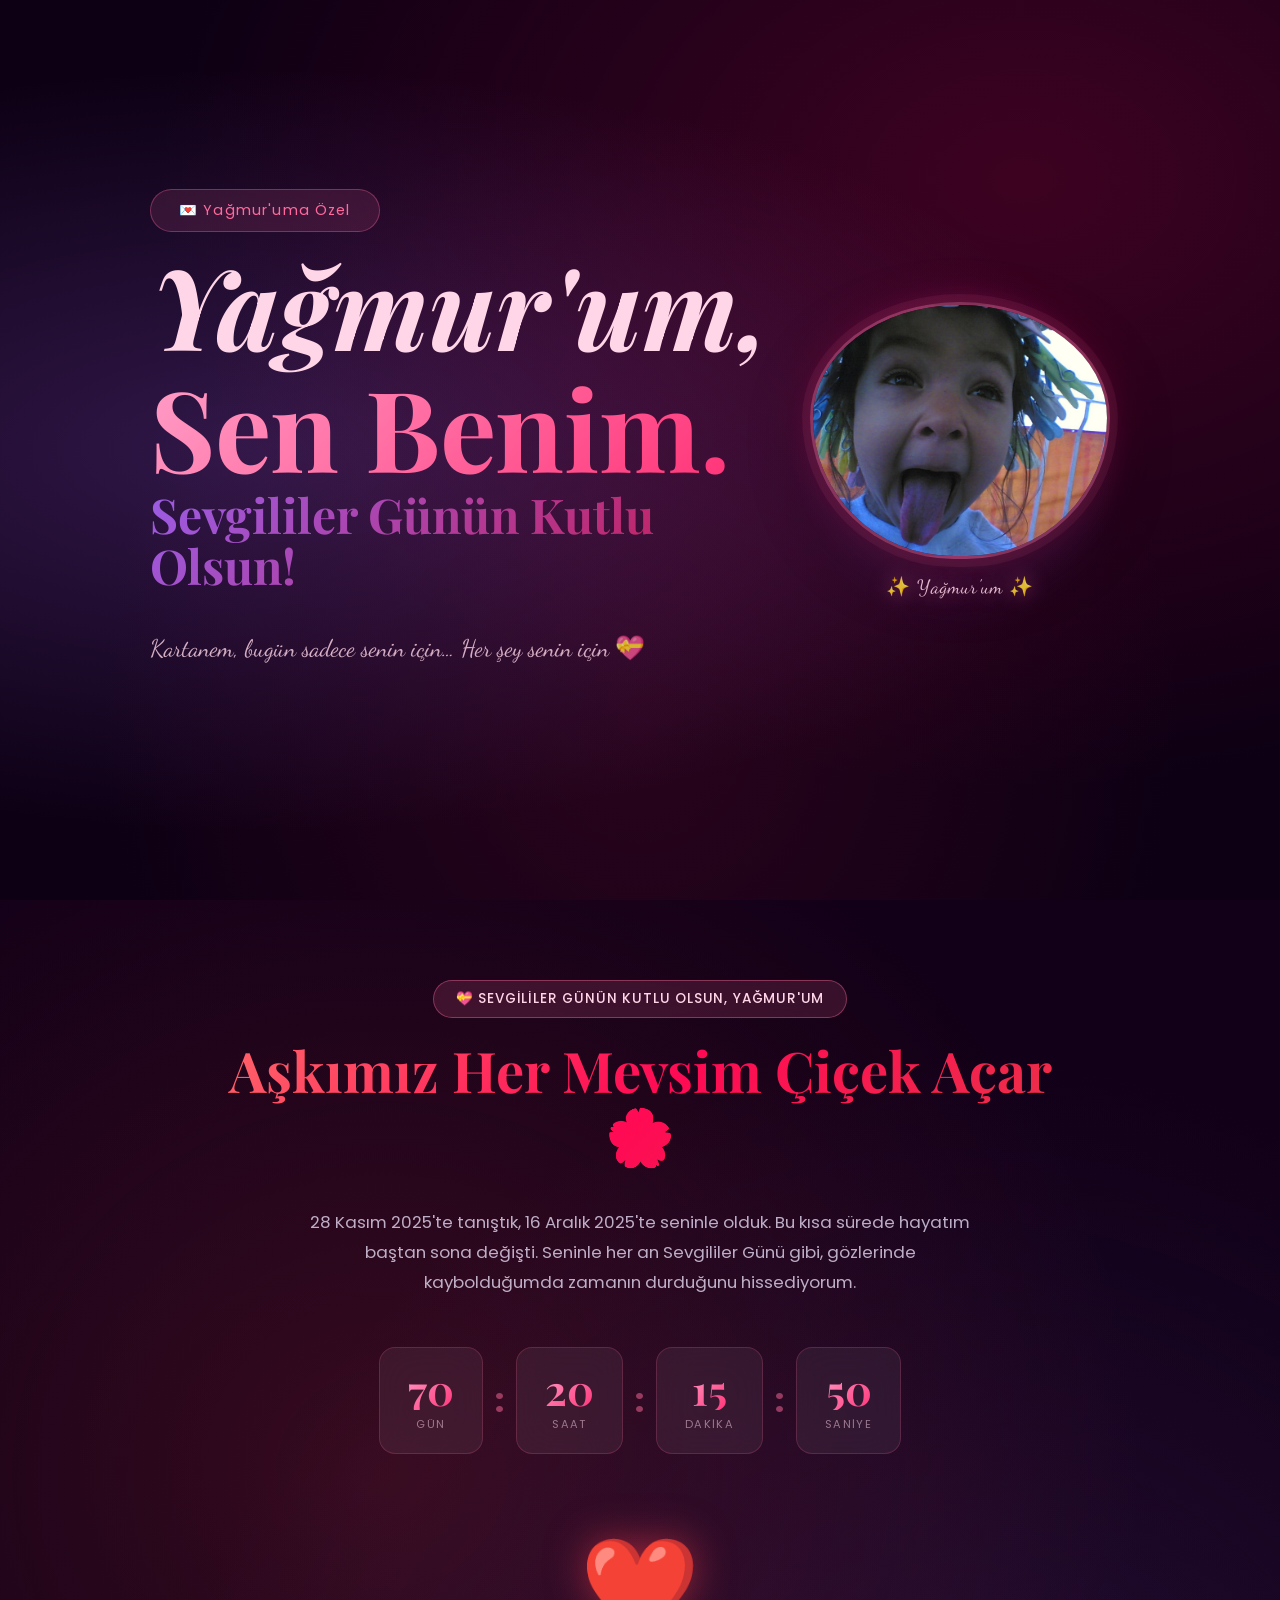
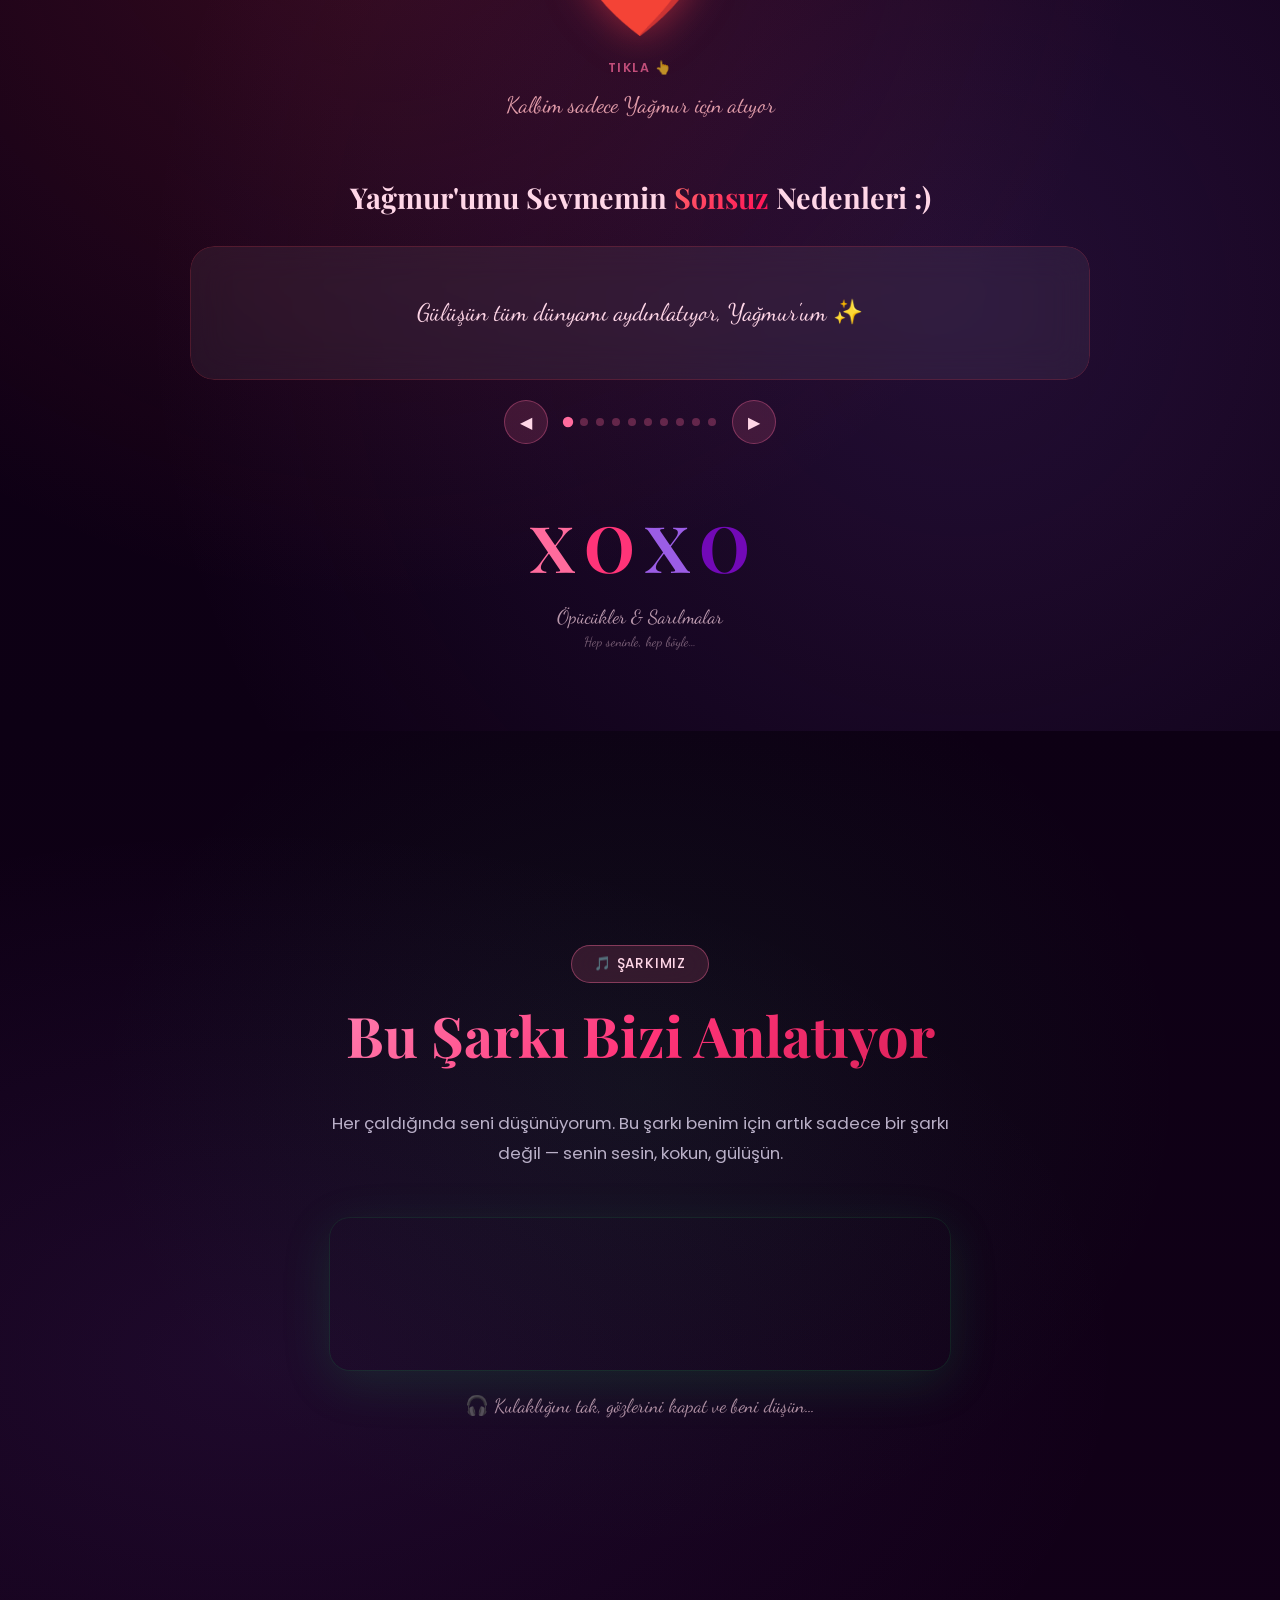
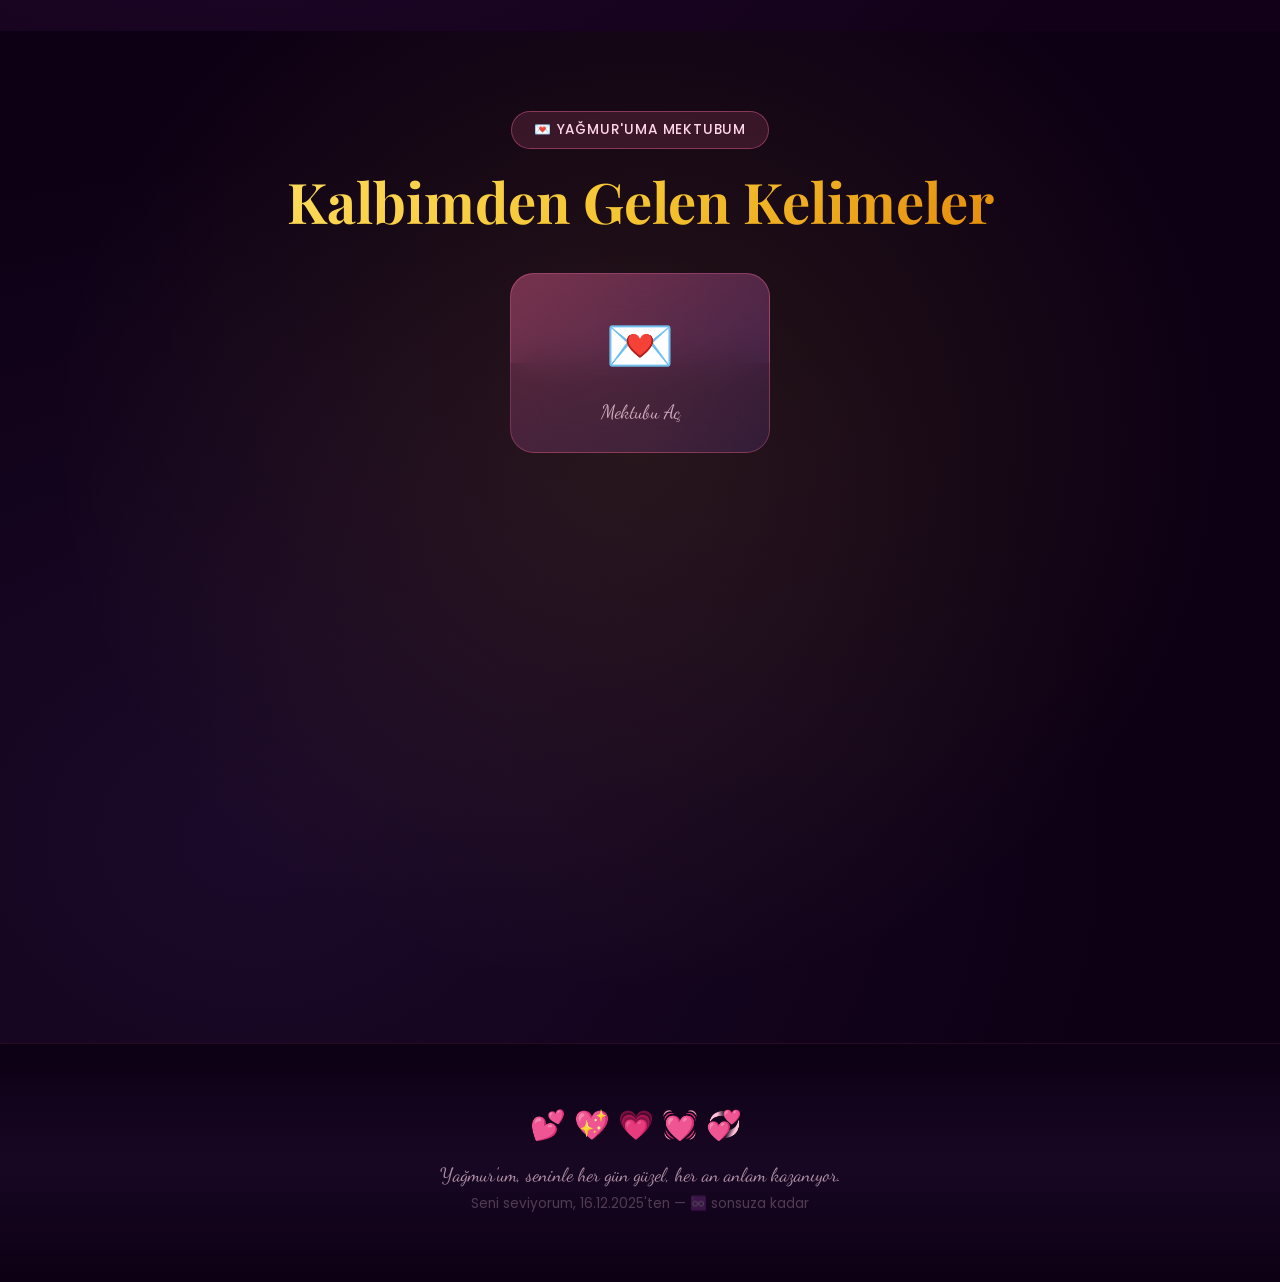
<file: valentine.html>
<!DOCTYPE html>
<html lang="tr">

<head>
    <meta charset="UTF-8" />
    <meta name="viewport" content="width=device-width, initial-scale=1.0" />
    <title>Sevgililer Günün Kutlu Olsun Yağmur'um 💝</title>
    <meta name="description" content="Yağmur'um için Sevgililer Günü sürprizi 💝" />
    <link rel="preconnect" href="https://fonts.googleapis.com" />
    <link rel="preconnect" href="https://fonts.gstatic.com" crossorigin />
    <link
        href="https://fonts.googleapis.com/css2?family=Playfair+Display:ital,wght@0,400;0,700;1,400&family=Poppins:wght@300;400;500;600&family=Dancing+Script:wght@600;700&display=swap"
        rel="stylesheet" />
    <link rel="stylesheet" href="style.css" />
    <script src="https://open.spotify.com/embed/iframe-api/v1" async></script>
</head>

<body>




    <!-- Canvas for particles -->
    <canvas id="heartCanvas"></canvas>

    <!-- HERO -->
    <section id="hero" class="section hero-section">
        <div class="hero-layout">
            <div class="hero-content">
                <div class="hero-badge">💌 Yağmur'uma Özel</div>
                <h1 class="hero-title">
                    <span class="line1">Yağmur'um,</span>
                    <span class="line2">Sen Benim.</span>
                    <span class="line3">Sevgililer Günün Kutlu Olsun!</span>
                </h1>
                <p class="hero-subtitle">Kartanem, bugün sadece senin için… Her şey senin için 💝</p>
            </div>
            <div class="hero-illustration">
                <div class="illus-glow-ring"></div>
                <img src="Valentine.jpg" alt="Yağmur'um" class="illus-img" />
                <div class="illus-label">✨ Yağmur'um ✨</div>
            </div>
        </div>
        <div class="scroll-indicator">
            <div class="mouse"></div>
            <span>Aşağı Kaydır</span>
        </div>
    </section>

    <!-- VALENTINE SECTION -->
    <section id="valentine" class="section valentine-section">
        <div class="section-inner">
            <div class="section-tag">💝 Sevgililer Günün Kutlu Olsun, Yağmur'um</div>
            <h2 class="section-title gradient-red">Aşkımız Her Mevsim Çiçek Açar 🌸</h2>
            <p class="section-desc">
                28 Kasım 2025'te tanıştık, 16 Aralık 2025'te seninle olduk.
                Bu kısa sürede hayatım baştan sona değişti. Seninle her an Sevgililer Günü gibi,
                gözlerinde kaybolduğumda zamanın durduğunu hissediyorum.
            </p>

            <!-- Valentine Countdown -->
            <div class="countdown-wrapper">
                <div class="countdown" id="valentineCountdown">
                    <div class="count-box"><span id="vd-days">00</span><label>Gün</label></div>
                    <div class="count-sep">:</div>
                    <div class="count-box"><span id="vd-hours">00</span><label>Saat</label></div>
                    <div class="count-sep">:</div>
                    <div class="count-box"><span id="vd-minutes">00</span><label>Dakika</label></div>
                    <div class="count-sep">:</div>
                    <div class="count-box"><span id="vd-seconds">00</span><label>Saniye</label></div>
                </div>
            </div>

            <!-- Heart beat -->
            <div class="heartbeat-wrapper">
                <div class="big-heart" id="bigHeart" onclick="pulseHeart()">❤️</div>
                <div class="tikla-hint">Tıkla 👆</div>
                <p class="heartbeat-text">Kalbim sadece Yağmur için atıyor</p>
            </div>

            <!-- Love reasons slider -->
            <div class="reasons-section">
                <h3 class="reasons-title">Yağmur'umu Sevmemin <span>Sonsuz</span> Nedenleri :)</h3>
                <div class="reasons-slider">
                    <div class="reasons-track" id="reasonsTrack">
                        <div class="reason-card">Gülüşün tüm dünyamı aydınlatıyor, Yağmur'um ✨</div>
                        <div class="reason-card">Sesin en güzel müzik benim için 🎵</div>
                        <div class="reason-card">28 Kasım'dan bu yana hayatım çok daha güzel 🌧️</div>
                        <div class="reason-card">Gözlerinde evi buldum 👀</div>
                        <div class="reason-card">Seninle kahkaha atmak, hayatımın en güzel anı 😄</div>
                        <div class="reason-card">16 Aralık'ta "evet" dediğinde kalbim durdu 💓</div>
                        <div class="reason-card">Masumiyetin kalbimi her seferinde eritiyor 🫶</div>
                        <div class="reason-card">Yağmur yağınca artık hep seni düşünüyorum 🌧️💕</div>
                        <div class="reason-card">Yanında olmak, var olmanın en güzel hali 🌸</div>
                        <div class="reason-card">Seninle her saniyem bir hazine, Yağmur'um 💎</div>
                    </div>
                </div>
                <div class="slider-controls">
                    <button class="slider-btn" onclick="prevReason()">◀</button>
                    <div class="slider-dots" id="sliderDots"></div>
                    <button class="slider-btn" onclick="nextReason()">▶</button>
                </div>
            </div>

            <!-- XOXO -->
            <div class="xoxo-section">
                <div class="xoxo-letters">
                    <span class="xo-letter x1">X</span><span class="xo-letter o1">O</span>
                    <span class="xo-letter x2">X</span><span class="xo-letter o2">O</span>
                </div>
                <p>Öpücükler &amp; Sarılmalar <br /><small>Hep seninle, hep böyle…</small></p>
            </div>
        </div>
    </section>

    <!-- OUR SONG -->
    <section id="song" class="section song-section">
        <div class="section-inner">
            <div class="section-tag">🎵 Şarkımız</div>
            <h2 class="section-title gradient-pink">Bu Şarkı Bizi Anlatıyor</h2>
            <p class="section-desc">Her çaldığında seni düşünüyorum. Bu şarkı benim için artık sadece bir şarkı değil —
                senin sesin, kokun, gülüşün.</p>
            <div class="spotify-wrapper">
                <div id="spotifyContainer" style="border-radius:18px; overflow:hidden; min-height:152px;"></div>
            </div>
            <p class="song-note">🎧 Kulaklığını tak, gözlerini kapat ve beni düşün…</p>
        </div>
    </section>

    <!-- LOVE LETTER -->
    <section id="letter" class="section letter-section">
        <div class="section-inner">
            <div class="section-tag">💌 Yağmur'uma Mektubum</div>
            <h2 class="section-title gradient-gold">Kalbimden Gelen Kelimeler</h2>
            <div class="letter-envelope" id="letterEnvelope" onclick="openLetter()">
                <div class="envelope-flap"></div>
                <div class="envelope-body">
                    <div class="envelope-icon">💌</div>
                    <p>Mektubu Aç</p>
                </div>
            </div>
            <div class="letter-content" id="letterContent">
                <div class="letter-paper">
                    <div class="letter-header"><span class="letter-date">♥ Senin için yazıldı ♥</span></div>
                    <div class="letter-body" id="letterBody"></div>
                </div>
            </div>
        </div>
    </section>

    <!-- FOOTER -->
    <footer class="footer">
        <div class="footer-hearts"><span>💕</span><span>💖</span><span>💗</span><span>💓</span><span>💞</span></div>
        <p>Yağmur'um, seninle her gün güzel, her an anlam kazanıyor.</p>
        <p class="footer-small">Seni seviyorum, 16.12.2025'ten — ♾️ sonsuza kadar</p>
    </footer>

    <!-- Confetti -->
    <div id="confettiContainer"></div>

    <script src="script.js"></script>
    <script>
        // Sevgililer Günü geri sayım
        (function updateVdCountdown() {
            const MONTH = 2, DAY = 14; // 14 Şubat
            const now = new Date();
            if (now.getMonth() + 1 === MONTH && now.getDate() === DAY) {
                zeroCountdown('vd');
            } else {
                let target = new Date(now.getFullYear(), MONTH - 1, DAY, 0, 0, 0);
                if (target <= now) target = new Date(now.getFullYear() + 1, MONTH - 1, DAY, 0, 0, 0);
                const diff = target - now;
                if (diff > 0) setCountdown('vd', diff);
                setTimeout(updateVdCountdown, 1000);
            }
        })();
        initSlider();
        initScrollAnimations();
    </script>
</body>

</html>
</file>
<file: style.css>
/* ═══════════════════════════════════════════════
   LOVE WEBSITE — Premium CSS
   ═══════════════════════════════════════════════ */

:root {
  --pink-light: #ffd6e7;
  --pink: #ff6b9d;
  --pink-dark: #c9184a;
  --red: #e63946;
  --rose: #ff0a54;
  --purple: #9b5de5;
  --purple-dark: #7209b7;
  --gold: #f4c430;
  --gold-light: #ffe066;
  --deep-dark: #0d0014;
  --dark: #16001e;
  --card-bg: rgba(255, 255, 255, 0.06);
  --blur: blur(18px);
  --radius-xl: 24px;
  --radius-lg: 16px;
  --radius-md: 12px;

  --font-serif: 'Playfair Display', serif;
  --font-sans: 'Poppins', sans-serif;
  --font-script: 'Dancing Script', cursive;
}

/* ─── Reset ─────────────────────────────────── */
*,
*::before,
*::after {
  box-sizing: border-box;
  margin: 0;
  padding: 0;
}

html {
  scroll-behavior: smooth;
}

body {
  font-family: var(--font-sans);
  background: var(--deep-dark);
  color: #f0e6ff;
  overflow-x: hidden;
  position: relative;
}

/* ─── Canvas (particle hearts) ──────────────── */
#heartCanvas {
  position: fixed;
  top: 0;
  left: 0;
  width: 100%;
  height: 100%;
  pointer-events: none;
  z-index: 0;
}

/* ─── Scrollbar ──────────────────────────────── */
::-webkit-scrollbar {
  width: 6px;
}

::-webkit-scrollbar-track {
  background: var(--deep-dark);
}

::-webkit-scrollbar-thumb {
  background: var(--pink);
  border-radius: 99px;
}

/* ─── Section Base ───────────────────────────── */
.section {
  position: relative;
  z-index: 1;
  min-height: 100vh;
  display: flex;
  align-items: center;
  justify-content: center;
  padding: 80px 20px;
}

.section-inner {
  max-width: 900px;
  width: 100%;
  margin: 0 auto;
  text-align: center;
}

/* ─── Section Tag ────────────────────────────── */
.section-tag {
  display: inline-block;
  padding: 8px 22px;
  border-radius: 999px;
  background: rgba(255, 107, 157, 0.15);
  border: 1px solid rgba(255, 107, 157, 0.4);
  font-size: 0.85rem;
  letter-spacing: 0.06em;
  font-weight: 500;
  color: var(--pink-light);
  margin-bottom: 20px;
  text-transform: uppercase;
  backdrop-filter: var(--blur);
}

/* ─── Section Title ──────────────────────────── */
.section-title {
  font-family: var(--font-serif);
  font-size: clamp(2rem, 5vw, 3.5rem);
  font-weight: 700;
  margin-bottom: 20px;
  line-height: 1.15;
  padding-bottom: 20px;
}

.gradient-pink {
  background: linear-gradient(135deg, #ff9ec7, #ff3478, #c9184a);
  -webkit-background-clip: text;
  -webkit-text-fill-color: transparent;
  background-clip: text;
}

.gradient-red {
  background: linear-gradient(135deg, #ff6b6b, #ff0a54, #e63946);
  -webkit-background-clip: text;
  -webkit-text-fill-color: transparent;
  background-clip: text;
}

.gradient-gold {
  background: linear-gradient(135deg, #ffe066, #f4c430, #e07b00);
  -webkit-background-clip: text;
  -webkit-text-fill-color: transparent;
  background-clip: text;
}

.section-desc {
  font-size: 1.05rem;
  line-height: 1.8;
  color: rgba(240, 230, 255, 0.75);
  max-width: 660px;
  margin: 0 auto 50px;
}


/* ══════════════════════════════════════════════
   HERO
══════════════════════════════════════════════ */
.hero-section {
  background: radial-gradient(ellipse at 20% 50%, rgba(155, 93, 229, 0.25) 0%, transparent 60%),
    radial-gradient(ellipse at 80% 20%, rgba(255, 10, 84, 0.2) 0%, transparent 60%),
    radial-gradient(ellipse at 50% 80%, rgba(201, 24, 74, 0.15) 0%, transparent 60%),
    var(--deep-dark);
  text-align: center;
}

/* Hero iki sütunlu layout */
.hero-layout {
  display: flex;
  align-items: center;
  justify-content: center;
  gap: 60px;
  max-width: 1100px;
  margin: 0 auto;
  width: 100%;
  flex-wrap: wrap;
}

.hero-content {
  flex: 1;
  min-width: 300px;
  max-width: 580px;
  animation: fadeInUp 1.2s ease both;
  text-align: left;
}

/* ── İllüstrasyon ────────────────────────────── */
.hero-illustration {
  flex: 0 0 340px;
  position: relative;
  display: flex;
  flex-direction: column;
  align-items: center;
  animation: fadeInUp 1.4s ease 0.3s both;
}

.illus-glow-ring {
  position: absolute;
  width: 320px;
  height: 320px;
  border-radius: 50%;
  background: radial-gradient(ellipse at center,
      rgba(255, 107, 157, 0.22) 0%,
      rgba(155, 93, 229, 0.18) 50%,
      transparent 75%);
  filter: blur(18px);
  animation: illusGlow 3s ease-in-out infinite alternate;
  top: 50%;
  left: 50%;
  transform: translate(-50%, -50%);
  z-index: 0;
}

@keyframes illusGlow {
  from {
    opacity: 0.6;
    transform: translate(-50%, -50%) scale(1);
  }

  to {
    opacity: 1;
    transform: translate(-50%, -50%) scale(1.1);
  }
}

.illus-img {
  position: relative;
  z-index: 1;
  width: 300px;
  max-width: 90vw;
  border-radius: 50% 50% 48% 48% / 45% 45% 55% 55%;
  border: 3px solid rgba(255, 107, 157, 0.45);
  box-shadow:
    0 0 0 8px rgba(255, 107, 157, 0.08),
    0 0 40px rgba(255, 10, 84, 0.25),
    0 20px 60px rgba(0, 0, 0, 0.4);
  animation: illusFloat 4s ease-in-out infinite;
  background: linear-gradient(180deg, rgba(13, 0, 20, 0.1) 0%, rgba(13, 0, 20, 0.6) 100%);
  mix-blend-mode: normal;
  object-fit: cover;
  object-position: top center;
}

@keyframes illusFloat {

  0%,
  100% {
    transform: translateY(0px);
  }

  50% {
    transform: translateY(-14px);
  }
}

.illus-label {
  margin-top: 16px;
  font-family: var(--font-script);
  font-size: 1.2rem;
  color: rgba(255, 214, 231, 0.85);
  letter-spacing: 0.05em;
  position: relative;
  z-index: 1;
  text-shadow: 0 0 20px rgba(255, 107, 157, 0.6);
}

/* Mobilde tek sütun */
@media (max-width: 768px) {
  .hero-layout {
    flex-direction: column-reverse;
    text-align: center;
    gap: 30px;
  }

  .hero-content {
    text-align: center;
  }

  .hero-illustration {
    flex: none;
  }

  .illus-img {
    width: 220px;
  }
}


.hero-badge {
  display: inline-block;
  padding: 10px 28px;
  border-radius: 999px;
  background: rgba(255, 107, 157, 0.12);
  border: 1px solid rgba(255, 107, 157, 0.35);
  font-size: 0.9rem;
  letter-spacing: 0.08em;
  color: var(--pink);
  margin-bottom: 14px;
  backdrop-filter: var(--blur);
}

/* Kartanem rozeti */
.kartanem-badge {
  display: inline-block;
  padding: 10px 30px;
  border-radius: 999px;
  background: linear-gradient(135deg, rgba(193, 18, 31, 0.25), rgba(230, 57, 70, 0.15));
  border: 1.5px solid rgba(193, 18, 31, 0.5);
  font-size: 1rem;
  font-weight: 700;
  letter-spacing: 0.1em;
  color: #ff6b6b;
  margin-bottom: 26px;
  backdrop-filter: var(--blur);
  cursor: pointer;
  box-shadow: 0 0 18px rgba(193, 18, 31, 0.25);
  animation: kartanemGlow 2.5s ease-in-out infinite alternate, fadeInUp 0.9s ease 0.15s both;
  user-select: none;
  transition: transform 0.2s ease;
}

.kartanem-badge:hover {
  transform: scale(1.08);
  box-shadow: 0 0 30px rgba(193, 18, 31, 0.45);
}

.kartanem-badge.pom-burst {
  animation: pomBurst 0.5s cubic-bezier(0.34, 1.56, 0.64, 1) both;
}

@keyframes kartanemGlow {
  from {
    box-shadow: 0 0 12px rgba(193, 18, 31, 0.2), 0 0 0 0 rgba(193, 18, 31, 0);
  }

  to {
    box-shadow: 0 0 28px rgba(193, 18, 31, 0.5), 0 0 40px rgba(230, 57, 70, 0.15);
  }
}

@keyframes pomBurst {
  0% {
    transform: scale(1) rotate(0deg);
  }

  25% {
    transform: scale(1.25) rotate(-8deg);
  }

  50% {
    transform: scale(1.3) rotate(8deg);
  }

  75% {
    transform: scale(1.15) rotate(-4deg);
  }

  100% {
    transform: scale(1) rotate(0deg);
  }
}

.hero-title {
  font-family: var(--font-serif);
  font-size: clamp(3rem, 9vw, 7rem);
  line-height: 1.05;
  margin-bottom: 24px;
  display: flex;
  flex-direction: column;
  gap: 4px;
}

.hero-title .line1 {
  font-style: italic;
  color: #ffd6e7;
  opacity: 0;
  animation: fadeInUp 0.9s ease 0.3s both;
}

.hero-title .line2 {
  background: linear-gradient(135deg, #ff9ec7, #ff3478);
  -webkit-background-clip: text;
  -webkit-text-fill-color: transparent;
  background-clip: text;
  opacity: 0;
  animation: fadeInUp 0.9s ease 0.55s both;
}

.hero-title .line3 {
  background: linear-gradient(135deg, #9b5de5, #c9184a);
  -webkit-background-clip: text;
  -webkit-text-fill-color: transparent;
  background-clip: text;
  opacity: 0;
  animation: fadeInUp 0.9s ease 0.8s both;
  padding-bottom: 20px;
  font-size: 3rem;
}

.hero-subtitle {
  font-family: var(--font-script);
  font-size: clamp(1.1rem, 2.5vw, 1.5rem);
  color: rgba(255, 214, 231, 0.8);
  margin-bottom: 48px;
  opacity: 0;
  animation: fadeInUp 0.9s ease 1.05s both;
}

.hero-buttons {
  display: flex;
  gap: 16px;
  justify-content: center;
  flex-wrap: wrap;
  opacity: 0;
  animation: fadeInUp 0.9s ease 1.3s both;
}

.btn {
  padding: 15px 36px;
  border-radius: 999px;
  font-size: 1rem;
  font-weight: 600;
  text-decoration: none;
  display: inline-flex;
  align-items: center;
  gap: 8px;
  cursor: pointer;
  transition: all 0.3s cubic-bezier(0.34, 1.56, 0.64, 1);
  border: none;
  letter-spacing: 0.02em;
}

.btn-primary {
  background: linear-gradient(135deg, var(--pink), var(--pink-dark));
  color: white;
  box-shadow: 0 8px 30px rgba(201, 24, 74, 0.4);
}

.btn-secondary {
  background: rgba(255, 255, 255, 0.08);
  color: var(--pink-light);
  border: 1.5px solid rgba(255, 107, 157, 0.4);
  backdrop-filter: var(--blur);
}

.btn:hover {
  transform: translateY(-4px) scale(1.04);
}

.btn-primary:hover {
  box-shadow: 0 14px 40px rgba(201, 24, 74, 0.55);
}

.btn-secondary:hover {
  background: rgba(255, 107, 157, 0.15);
  border-color: var(--pink);
}

/* Scroll indicator */
.scroll-indicator {
  position: absolute;
  bottom: -80px;
  left: 50%;
  transform: translateX(-50%);
  display: flex;
  flex-direction: column;
  align-items: center;
  gap: 8px;
  opacity: 0.55;
  font-size: 0.75rem;
  color: var(--pink-light);
  animation: float 2s ease-in-out infinite;
}

.mouse {
  width: 22px;
  height: 36px;
  border: 1.5px solid rgba(255, 107, 157, 0.5);
  border-radius: 99px;
  position: relative;
}

.mouse::after {
  content: '';
  position: absolute;
  top: 6px;
  left: 50%;
  transform: translateX(-50%);
  width: 3px;
  height: 8px;
  background: var(--pink);
  border-radius: 99px;
  animation: scrollDot 1.6s ease-in-out infinite;
}


/* ══════════════════════════════════════════════
   BIRTHDAY
══════════════════════════════════════════════ */
.birthday-section {
  background: radial-gradient(ellipse at 70% 30%, rgba(244, 196, 48, 0.12) 0%, transparent 55%),
    radial-gradient(ellipse at 20% 70%, rgba(255, 107, 157, 0.12) 0%, transparent 55%),
    linear-gradient(180deg, var(--deep-dark) 0%, #120018 100%);
}

/* Countdown */
.countdown-wrapper {
  margin: 0 auto 60px;
  text-align: center;
}

.countdown-label {
  font-size: 0.85rem;
  letter-spacing: 0.1em;
  text-transform: uppercase;
  color: rgba(255, 214, 231, 0.5);
  margin-bottom: 20px;
}

.countdown {
  display: flex;
  justify-content: center;
  align-items: center;
  gap: 12px;
  flex-wrap: wrap;
}

.count-box {
  display: flex;
  flex-direction: column;
  align-items: center;
  background: var(--card-bg);
  backdrop-filter: var(--blur);
  border: 1px solid rgba(255, 107, 157, 0.2);
  border-radius: var(--radius-lg);
  padding: 20px 28px;
  min-width: 90px;
}

.count-box span {
  font-size: 2.6rem;
  font-weight: 700;
  font-family: var(--font-serif);
  background: linear-gradient(135deg, #ff9ec7, #ff3478);
  -webkit-background-clip: text;
  -webkit-text-fill-color: transparent;
  background-clip: text;
  line-height: 1;
}

.count-box label {
  font-size: 0.7rem;
  text-transform: uppercase;
  letter-spacing: 0.12em;
  color: rgba(255, 214, 231, 0.5);
  margin-top: 6px;
}

.count-sep {
  font-size: 2rem;
  color: var(--pink);
  opacity: 0.5;
  font-weight: 700;
}

/* Wish Cards */
.cards-grid {
  display: grid;
  grid-template-columns: repeat(auto-fit, minmax(190px, 1fr));
  gap: 20px;
  margin-bottom: 60px;
}

.wish-card {
  background: var(--card-bg);
  backdrop-filter: var(--blur);
  border: 1px solid rgba(255, 107, 157, 0.15);
  border-radius: var(--radius-xl);
  padding: 32px 24px;
  transition: all 0.35s cubic-bezier(0.34, 1.56, 0.64, 1);
  cursor: default;
}

.wish-card:hover {
  transform: translateY(-8px);
  border-color: rgba(255, 107, 157, 0.45);
  background: rgba(255, 107, 157, 0.1);
  box-shadow: 0 20px 50px rgba(255, 10, 84, 0.15);
}

.wish-icon {
  font-size: 2.5rem;
  margin-bottom: 14px;
}

.wish-card h3 {
  font-family: var(--font-serif);
  font-size: 1.2rem;
  margin-bottom: 8px;
  color: #ffd6e7;
}

.wish-card p {
  font-size: 0.88rem;
  color: rgba(240, 230, 255, 0.6);
  line-height: 1.6;
}

/* ── Cake & Candles ─────────────────────────── */
.candle-section {
  text-align: center;
}

.candle-text {
  font-family: var(--font-script);
  font-size: 1.5rem;
  margin-bottom: 30px;
  color: var(--gold-light);
  padding-bottom: 50px;
}

.cake-wrapper {
  display: inline-flex;
  flex-direction: column;
  align-items: center;
  gap: 20px;
}

.cake {
  position: relative;
  display: flex;
  flex-direction: column;
  align-items: center;
}

.cake-layer {
  border-radius: 10px;
  position: relative;
}

.layer1 {
  width: 220px;
  height: 60px;
  background: linear-gradient(135deg, #ff9ec7, #ff3478);
  margin-top: -4px;
}

.layer2 {
  width: 180px;
  height: 50px;
  background: linear-gradient(135deg, #c9184a, #9b5de5);
}

.layer3 {
  width: 140px;
  height: 44px;
  background: linear-gradient(135deg, #9b5de5, #7209b7);
}

.candles {
  position: absolute;
  top: -60px;
  display: flex;
  gap: 12px;
  left: 50%;
  transform: translateX(-50%);
}

.candle {
  display: flex;
  flex-direction: column;
  align-items: center;
  cursor: pointer;
}

.candle-body {
  width: 10px;
  height: 44px;
  border-radius: 4px;
  background: linear-gradient(180deg, #ffe066, #f4c430);
}

.flame {
  width: 14px;
  height: 22px;
  background: radial-gradient(ellipse at center, #fff 0%, #ffe066 35%, #ff6b2b 70%, transparent 100%);
  border-radius: 50% 50% 50% 50% / 60% 60% 40% 40%;
  animation: flickerFlame 0.5s ease-in-out infinite alternate;
  margin-bottom: 2px;
  transition: opacity 0.4s;
}

.flame.out {
  opacity: 0;
}

.blow-btn {
  padding: 12px 32px;
  border-radius: 999px;
  background: linear-gradient(135deg, var(--gold), var(--gold-light));
  color: #1a0a00;
  font-weight: 700;
  font-size: 1rem;
  border: none;
  cursor: pointer;
  box-shadow: 0 6px 24px rgba(244, 196, 48, 0.35);
  transition: all 0.3s cubic-bezier(0.34, 1.56, 0.64, 1);
}

.blow-btn:hover {
  transform: translateY(-3px) scale(1.05);
  box-shadow: 0 10px 34px rgba(244, 196, 48, 0.5);
}

.celebration-msg {
  font-family: var(--font-script);
  font-size: 1.7rem;
  color: var(--gold-light);
  opacity: 0;
  transform: scale(0.8);
  transition: all 0.6s cubic-bezier(0.34, 1.56, 0.64, 1);
  pointer-events: none;
}

.celebration-msg.show {
  opacity: 1;
  transform: scale(1);
}


/* ══════════════════════════════════════════════
   VALENTINE
══════════════════════════════════════════════ */
.valentine-section {
  background: radial-gradient(ellipse at 30% 40%, rgba(230, 57, 70, 0.18) 0%, transparent 60%),
    radial-gradient(ellipse at 75% 70%, rgba(155, 93, 229, 0.15) 0%, transparent 60%),
    linear-gradient(180deg, #120018, var(--deep-dark));
}

/* Heartbeat */
.heartbeat-wrapper {
  margin: 0 auto 60px;
  text-align: center;
}

.big-heart {
  font-size: 6rem;
  cursor: pointer;
  display: inline-block;
  animation: heartbeat 1.4s ease-in-out infinite;
  filter: drop-shadow(0 0 20px rgba(230, 57, 70, 0.6));
  transition: filter 0.3s;
  user-select: none;
}

.big-heart.pulse-extra {
  animation: heartbeatFast 0.4s ease-in-out 3;
}

.heartbeat-text {
  font-family: var(--font-script);
  font-size: 1.4rem;
  color: rgba(255, 180, 190, 0.85);
  margin-top: 14px;
}

/* Reasons Slider */
.reasons-section {
  margin-bottom: 60px;
}

.reasons-title {
  font-family: var(--font-serif);
  font-size: 1.8rem;
  margin-bottom: 30px;
  color: #ffd6e7;
}

.reasons-title span {
  background: linear-gradient(135deg, #ff6b6b, #ff0a54);
  -webkit-background-clip: text;
  -webkit-text-fill-color: transparent;
  background-clip: text;
}

.reasons-slider {
  overflow: hidden;
  border-radius: var(--radius-xl);
}

.reasons-track {
  display: flex;
  transition: transform 0.5s cubic-bezier(0.25, 0.46, 0.45, 0.94);
}

.reason-card {
  min-width: 100%;
  background: var(--card-bg);
  backdrop-filter: var(--blur);
  border: 1px solid rgba(230, 57, 70, 0.2);
  border-radius: var(--radius-xl);
  padding: 48px 40px;
  font-family: var(--font-script);
  font-size: 1.5rem;
  color: #ffd6e7;
  line-height: 1.5;
}

.slider-controls {
  display: flex;
  align-items: center;
  justify-content: center;
  gap: 16px;
  margin-top: 20px;
}

.slider-btn {
  width: 44px;
  height: 44px;
  border-radius: 50%;
  background: rgba(255, 107, 157, 0.15);
  border: 1px solid rgba(255, 107, 157, 0.35);
  color: var(--pink-light);
  font-size: 1rem;
  cursor: pointer;
  transition: all 0.3s;
  display: flex;
  align-items: center;
  justify-content: center;
}

.slider-btn:hover {
  background: rgba(255, 107, 157, 0.3);
  transform: scale(1.1);
}

.slider-dots {
  display: flex;
  gap: 8px;
}

.dot {
  width: 8px;
  height: 8px;
  border-radius: 50%;
  background: rgba(255, 107, 157, 0.3);
  cursor: pointer;
  transition: all 0.3s;
}

.dot.active {
  background: var(--pink);
  transform: scale(1.3);
}

/* XOXO */
.xoxo-section {
  text-align: center;
}

.xoxo-letters {
  display: flex;
  justify-content: center;
  gap: 10px;
  font-family: var(--font-serif);
  font-size: 4rem;
  font-weight: 700;
  margin-bottom: 16px;
}

.xo-letter {
  display: inline-block;
  animation: xoBounce 2s ease-in-out infinite;
}

.x1 {
  color: #ff6b9d;
  animation-delay: 0s;
}

.o1 {
  color: #ff3478;
  animation-delay: 0.25s;
}

.x2 {
  color: #9b5de5;
  animation-delay: 0.5s;
}

.o2 {
  color: #7209b7;
  animation-delay: 0.75s;
}

.xoxo-section p {
  font-family: var(--font-script);
  font-size: 1.2rem;
  color: rgba(255, 214, 231, 0.7);
}

.xoxo-section small {
  font-size: 0.85rem;
  opacity: 0.6;
}


/* ══════════════════════════════════════════════
   OUR SONG
══════════════════════════════════════════════ */
.song-section {
  background: radial-gradient(ellipse at 50% 40%, rgba(29, 185, 84, 0.08) 0%, transparent 60%),
    radial-gradient(ellipse at 20% 70%, rgba(155, 93, 229, 0.1) 0%, transparent 60%),
    linear-gradient(180deg, var(--deep-dark), #120018);
}

.spotify-wrapper {
  max-width: 620px;
  margin: 0 auto 24px;
  border-radius: 20px;
  box-shadow: 0 12px 50px rgba(29, 185, 84, 0.15), 0 0 0 1px rgba(29, 185, 84, 0.1);
  overflow: hidden;
  transition: box-shadow 0.3s ease, transform 0.3s cubic-bezier(0.34, 1.56, 0.64, 1);
}

.spotify-wrapper:hover {
  transform: translateY(-4px);
  box-shadow: 0 20px 60px rgba(29, 185, 84, 0.25), 0 0 0 1px rgba(29, 185, 84, 0.2);
}

.song-note {
  font-family: var(--font-script);
  font-size: 1.2rem;
  color: rgba(255, 214, 231, 0.65);
  margin-top: 8px;
}

/* ══════════════════════════════════════════════
   LETTER
══════════════════════════════════════════════ */
.letter-section {
  background: radial-gradient(ellipse at 50% 40%, rgba(244, 196, 48, 0.1) 0%, transparent 65%),
    radial-gradient(ellipse at 20% 80%, rgba(155, 93, 229, 0.1) 0%, transparent 60%),
    var(--deep-dark);
}

/* Envelope */
.letter-envelope {
  width: 260px;
  height: 180px;
  margin: 0 auto 40px;
  cursor: pointer;
  position: relative;
  transition: transform 0.4s cubic-bezier(0.34, 1.56, 0.64, 1);
}

.letter-envelope:hover {
  transform: scale(1.07) rotate(2deg);
}

.letter-envelope.opened {
  opacity: 0;
  pointer-events: none;
  transform: scale(0.8) translateY(-20px);
  transition: all 0.5s ease;
}

.envelope-body {
  width: 100%;
  height: 100%;
  background: linear-gradient(145deg, rgba(255, 107, 157, 0.25), rgba(155, 93, 229, 0.15));
  border: 1.5px solid rgba(255, 107, 157, 0.3);
  border-radius: var(--radius-xl);
  backdrop-filter: var(--blur);
  display: flex;
  flex-direction: column;
  align-items: center;
  justify-content: center;
  gap: 12px;
}

.envelope-icon {
  font-size: 3.5rem;
  animation: float 3s ease-in-out infinite;
}

.envelope-body p {
  font-family: var(--font-script);
  font-size: 1.2rem;
  color: rgba(255, 214, 231, 0.75);
}

.envelope-flap {
  position: absolute;
  top: 0;
  left: 0;
  right: 0;
  height: 50%;
  border-radius: var(--radius-xl) var(--radius-xl) 0 0;
  background: linear-gradient(145deg, rgba(255, 107, 157, 0.2), rgba(155, 93, 229, 0.1));
  border: 1.5px solid rgba(255, 107, 157, 0.18);
  border-bottom: none;
  transform-origin: top center;
  transition: transform 0.5s ease;
}

.letter-envelope.opening .envelope-flap {
  transform: rotateX(-160deg);
}

/* Letter Content */
.letter-content {
  display: grid;
  grid-template-rows: 0fr;
  opacity: 0;
  transition: grid-template-rows 0.7s cubic-bezier(0.25, 1, 0.5, 1),
    opacity 0.5s ease;
}

.letter-content>* {
  overflow: hidden;
}

.letter-content.visible {
  grid-template-rows: 1fr;
  opacity: 1;
}

.letter-paper {
  background: rgba(255, 252, 245, 0.04);
  border: 1px solid rgba(244, 196, 48, 0.2);
  backdrop-filter: var(--blur);
  border-radius: var(--radius-xl);
  padding: 50px 48px;
  text-align: left;
  max-width: 620px;
  margin: 0 auto;
  position: relative;
  overflow: visible;
}

.letter-paper::before {
  content: '';
  position: absolute;
  top: 0;
  left: 50%;
  transform: translateX(-50%);
  width: 1px;
  height: 100%;
  background: rgba(244, 196, 48, 0.1);
}

.letter-date {
  display: block;
  text-align: center;
  font-family: var(--font-script);
  font-size: 1rem;
  color: rgba(244, 196, 48, 0.65);
  margin-bottom: 30px;
  letter-spacing: 0.04em;
}

.letter-body p {
  font-size: 1rem;
  line-height: 1.9;
  color: rgba(240, 230, 255, 0.78);
  margin-bottom: 18px;
}

.letter-body p:first-child {
  font-family: var(--font-script);
  font-size: 1.3rem;
  color: #ffd6e7;
}

.letter-closing {
  margin-top: 30px;
  font-family: var(--font-script);
  font-size: 1.2rem !important;
  color: var(--pink-light) !important;
}

.letter-closing em {
  font-style: italic;
  background: linear-gradient(135deg, #ff9ec7, #ff3478);
  -webkit-background-clip: text;
  -webkit-text-fill-color: transparent;
  background-clip: text;
}


/* ══════════════════════════════════════════════
   FOOTER
══════════════════════════════════════════════ */
.footer {
  position: relative;
  z-index: 1;
  text-align: center;
  padding: 60px 20px;
  background: linear-gradient(180deg, transparent, rgba(155, 93, 229, 0.08), var(--deep-dark));
  border-top: 1px solid rgba(255, 107, 157, 0.1);
}

.footer-hearts {
  font-size: 1.8rem;
  margin-bottom: 16px;
  letter-spacing: 8px;
}

.footer p {
  font-family: var(--font-script);
  font-size: 1.2rem;
  color: rgba(255, 214, 231, 0.65);
  margin-bottom: 8px;
}

.footer-small {
  font-family: var(--font-sans) !important;
  font-size: 0.85rem !important;
  opacity: 0.4;
}

/* ── Confetti ────────────────────────────────── */
#confettiContainer {
  position: fixed;
  top: 0;
  left: 0;
  width: 100%;
  height: 100%;
  pointer-events: none;
  z-index: 9999;
  overflow: hidden;
}

.confetti-piece {
  position: absolute;
  top: -20px;
  width: 10px;
  height: 10px;
  border-radius: 2px;
  opacity: 1;
  animation: confettiFall linear forwards;
}


/* ══════════════════════════════════════════════
   KEYFRAMES
══════════════════════════════════════════════ */
@keyframes fadeInUp {
  from {
    opacity: 0;
    transform: translateY(36px);
  }

  to {
    opacity: 1;
    transform: translateY(0);
  }
}

@keyframes float {

  0%,
  100% {
    transform: translateY(0);
  }

  50% {
    transform: translateY(-10px);
  }
}

@keyframes scrollDot {
  0% {
    transform: translateX(-50%) translateY(0);
    opacity: 1;
  }

  100% {
    transform: translateX(-50%) translateY(14px);
    opacity: 0;
  }
}

@keyframes heartbeat {

  0%,
  100% {
    transform: scale(1);
  }

  14% {
    transform: scale(1.15);
  }

  28% {
    transform: scale(1);
  }

  42% {
    transform: scale(1.12);
  }

  70% {
    transform: scale(1);
  }
}

@keyframes heartbeatFast {

  0%,
  100% {
    transform: scale(1);
  }

  50% {
    transform: scale(1.3);
    filter: drop-shadow(0 0 30px rgba(255, 10, 84, 0.9));
  }
}

@keyframes flickerFlame {
  from {
    transform: scaleX(1) scaleY(1) rotate(-3deg);
  }

  to {
    transform: scaleX(0.9) scaleY(1.1) rotate(3deg);
  }
}

@keyframes xoBounce {

  0%,
  100% {
    transform: translateY(0) rotate(0deg);
  }

  25% {
    transform: translateY(-12px) rotate(-5deg);
  }

  75% {
    transform: translateY(-6px) rotate(3deg);
  }
}

@keyframes confettiFall {
  0% {
    transform: translateY(0) rotate(0deg);
    opacity: 1;
  }

  100% {
    transform: translateY(100vh) rotate(720deg);
    opacity: 0;
  }
}

@keyframes sparkleIn {
  0% {
    transform: scale(0) rotate(-20deg);
    opacity: 0;
  }

  60% {
    transform: scale(1.15) rotate(5deg);
    opacity: 1;
  }

  100% {
    transform: scale(1) rotate(0deg);
    opacity: 1;
  }
}


/* ══════════════════════════════════════════════
   RESPONSIVE
══════════════════════════════════════════════ */
@media (max-width: 600px) {
  .letter-paper {
    padding: 32px 22px;
  }

  .count-box {
    padding: 14px 18px;
    min-width: 70px;
  }

  .count-box span {
    font-size: 1.9rem;
  }

  .xoxo-letters {
    font-size: 2.8rem;
  }

  .reason-card {
    padding: 36px 24px;
    font-size: 1.25rem;
  }
}

/* Tıkla ipucu */
.tikla-hint {
  font-family: var(--font-sans);
  font-size: 0.78rem;
  font-weight: 600;
  letter-spacing: 0.12em;
  text-transform: uppercase;
  color: rgba(255, 107, 157, 0.7);
  margin-bottom: 8px;
  animation: tiklaFloat 1.4s ease-in-out infinite;
  user-select: none;
  pointer-events: none;
}

@keyframes tiklaFloat {

  0%,
  100% {
    transform: translateY(0);
    opacity: 0.7;
  }

  50% {
    transform: translateY(-6px);
    opacity: 1;
  }
}


/* ══════════════════════════════════════════════
   LOCKED SCREEN
══════════════════════════════════════════════ */
.locked-screen {
  position: fixed;
  inset: 0;
  z-index: 9999;
  display: flex;
  align-items: center;
  justify-content: center;
  padding: 24px;
  background:
    radial-gradient(ellipse at 20% 40%, rgba(155, 93, 229, 0.3) 0%, transparent 55%),
    radial-gradient(ellipse at 80% 70%, rgba(201, 24, 74, 0.2) 0%, transparent 55%),
    var(--deep-dark);
  text-align: center;
}

.locked-inner {
  max-width: 560px;
  width: 100%;
  background: rgba(255, 255, 255, 0.04);
  backdrop-filter: blur(24px);
  border: 1px solid rgba(255, 107, 157, 0.2);
  border-radius: 32px;
  padding: 56px 40px 48px;
  animation: fadeInUp 0.9s ease both;
  box-shadow: 0 30px 80px rgba(0, 0, 0, 0.4), 0 0 0 1px rgba(255, 107, 157, 0.08);
}

.locked-lock {
  font-size: 4rem;
  margin-bottom: 20px;
  animation: float 3s ease-in-out infinite;
}

.locked-title {
  font-family: var(--font-serif);
  font-size: clamp(1.8rem, 5vw, 2.8rem);
  font-weight: 700;
  margin-bottom: 14px;
  background: linear-gradient(135deg, #ff9ec7, #ff3478, #9b5de5);
  -webkit-background-clip: text;
  -webkit-text-fill-color: transparent;
  background-clip: text;
}

.locked-desc {
  font-size: 1rem;
  color: rgba(240, 230, 255, 0.65);
  line-height: 1.7;
  margin-bottom: 32px;
}

.locked-next {
  margin-bottom: 24px;
  font-size: 0.85rem;
  text-transform: uppercase;
  letter-spacing: 0.08em;
  color: rgba(255, 214, 231, 0.5);
  display: flex;
  flex-direction: column;
  gap: 6px;
}

.locked-next-name {
  font-family: var(--font-script);
  font-size: 1.3rem;
  text-transform: none;
  letter-spacing: 0;
  color: var(--pink-light);
}

/* Locked countdown */
.locked-countdown {
  display: flex;
  justify-content: center;
  align-items: center;
  gap: 10px;
  flex-wrap: wrap;
  margin-bottom: 32px;
}

.lc-box {
  display: flex;
  flex-direction: column;
  align-items: center;
  background: rgba(255, 10, 84, 0.08);
  border: 1px solid rgba(255, 107, 157, 0.2);
  border-radius: 14px;
  padding: 16px 20px;
  min-width: 72px;
}

.lc-box span {
  font-family: var(--font-serif);
  font-size: 2.2rem;
  font-weight: 700;
  background: linear-gradient(135deg, #ff9ec7, #ff3478);
  -webkit-background-clip: text;
  -webkit-text-fill-color: transparent;
  background-clip: text;
  line-height: 1;
}

.lc-box label {
  font-size: 0.65rem;
  text-transform: uppercase;
  letter-spacing: 0.1em;
  color: rgba(255, 214, 231, 0.45);
  margin-top: 5px;
}

.lc-sep {
  font-size: 1.8rem;
  color: var(--pink);
  opacity: 0.5;
  font-weight: 700;
  margin-bottom: 14px;
}

.locked-hint {
  font-family: var(--font-script);
  font-size: 1.1rem;
  color: rgba(255, 214, 231, 0.5);
}

@media (max-width: 480px) {
  .locked-inner {
    padding: 40px 22px 36px;
  }

  .lc-box {
    padding: 12px 14px;
    min-width: 58px;
  }

  .lc-box span {
    font-size: 1.7rem;
  }
}


/* ══════════════════════════════════════════════
   MEETING SECTION (28 Temmuz — İlk Tanışma)
══════════════════════════════════════════════ */
.meeting-section {
  background: radial-gradient(ellipse at 30% 30%, rgba(155, 93, 229, 0.18) 0%, transparent 60%),
    radial-gradient(ellipse at 75% 70%, rgba(255, 107, 157, 0.15) 0%, transparent 60%),
    linear-gradient(180deg, #0d0014, #120018);
}

/* ══════════════════════════════════════════════
   PROPOSAL SECTION (16 Aralık — Çıkma Teklifi)
══════════════════════════════════════════════ */
.proposal-section {
  background: radial-gradient(ellipse at 60% 30%, rgba(201, 24, 74, 0.2) 0%, transparent 60%),
    radial-gradient(ellipse at 20% 70%, rgba(230, 57, 70, 0.14) 0%, transparent 60%),
    linear-gradient(180deg, #120018, #0d0014);
}

/* ── Memory Card ────────────────────────────── */
.special-memory-card {
  display: flex;
  align-items: center;
  gap: 28px;
  background: rgba(255, 255, 255, 0.05);
  backdrop-filter: blur(18px);
  border: 1px solid rgba(155, 93, 229, 0.25);
  border-radius: 20px;
  padding: 32px 36px;
  margin: 0 auto 50px;
  max-width: 640px;
  text-align: left;
  transition: transform 0.3s ease, box-shadow 0.3s ease;
}

.special-memory-card:hover {
  transform: translateY(-6px);
  box-shadow: 0 20px 50px rgba(155, 93, 229, 0.18);
  border-color: rgba(255, 107, 157, 0.4);
}

.proposal-card {
  border-color: rgba(201, 24, 74, 0.25);
}

.proposal-card:hover {
  box-shadow: 0 20px 50px rgba(201, 24, 74, 0.2);
  border-color: rgba(201, 24, 74, 0.5);
}

.memory-icon {
  font-size: 3.5rem;
  flex-shrink: 0;
  filter: drop-shadow(0 0 14px rgba(255, 107, 157, 0.5));
  animation: memoryFloat 3s ease-in-out infinite;
}

@keyframes memoryFloat {

  0%,
  100% {
    transform: translateY(0);
  }

  50% {
    transform: translateY(-8px);
  }
}

.memory-text h3 {
  font-family: var(--font-serif);
  font-size: 1.25rem;
  color: #ffd6e7;
  margin-bottom: 8px;
}

.memory-text p {
  font-size: 0.95rem;
  color: rgba(240, 230, 255, 0.68);
  line-height: 1.7;
}

@media (max-width: 600px) {
  .special-memory-card {
    flex-direction: column;
    text-align: center;
    padding: 28px 22px;
  }
}

/* ── Anniversary Elapsed Countdown ─────────── */
.anniversary-countdown-wrapper {
  margin: 0 auto 50px;
  text-align: center;
}

.anniversary-label {
  font-family: var(--font-script);
  font-size: 1.25rem;
  color: rgba(255, 214, 231, 0.8);
  margin-bottom: 20px;
  letter-spacing: 0.04em;
}

.anniversary-display {
  display: flex;
  justify-content: center;
  align-items: center;
  gap: 10px;
  flex-wrap: wrap;
}

.anniv-box {
  display: flex;
  flex-direction: column;
  align-items: center;
  background: rgba(255, 255, 255, 0.05);
  backdrop-filter: blur(18px);
  border: 1px solid rgba(255, 107, 157, 0.18);
  border-radius: 16px;
  padding: 18px 24px;
  min-width: 82px;
  transition: transform 0.3s ease;
}

.anniv-box:hover {
  transform: translateY(-4px);
  border-color: rgba(255, 107, 157, 0.45);
}

.anniv-box span {
  font-size: 2.2rem;
  font-weight: 700;
  font-family: var(--font-serif);
  background: linear-gradient(135deg, #ff9ec7, #ff3478);
  -webkit-background-clip: text;
  -webkit-text-fill-color: transparent;
  background-clip: text;
  line-height: 1;
}

.anniv-box label {
  font-size: 0.65rem;
  text-transform: uppercase;
  letter-spacing: 0.12em;
  color: rgba(255, 214, 231, 0.45);
  margin-top: 6px;
}

.anniv-sep {
  font-size: 1.8rem;
  color: var(--pink);
  opacity: 0.4;
  font-weight: 700;
}

/* ── Decorative emoji rows ──────────────────── */
.volleyball-emojis,
.rose-row {
  display: flex;
  justify-content: center;
  gap: 16px;
  font-size: 2rem;
  margin-top: 10px;
  animation: emojiDance 2s ease-in-out infinite alternate;
}

.volleyball-emojis span:nth-child(2),
.rose-row span:nth-child(2),
.rose-row span:nth-child(4),
.rose-row span:nth-child(6) {
  animation: emojiDance 2s ease-in-out 0.3s infinite alternate;
}

.volleyball-emojis span:nth-child(3),
.rose-row span:nth-child(3),
.rose-row span:nth-child(5),
.rose-row span:nth-child(7) {
  animation: emojiDance 2s ease-in-out 0.6s infinite alternate;
}

@keyframes emojiDance {
  from {
    transform: translateY(0) rotate(-5deg);
  }

  to {
    transform: translateY(-8px) rotate(5deg);
  }
}


/* ══════════════════════════════════════════════
   SAYFA GEÇİŞ BUTONLARI (index kilitli ekran)
══════════════════════════════════════════════ */
.page-nav-buttons {
  display: grid;
  grid-template-columns: repeat(2, 1fr);
  gap: 14px;
  margin-top: 32px;
  width: 100%;
  max-width: 420px;
  margin-left: auto;
  margin-right: auto;
}

.page-nav-btn {
  display: flex;
  flex-direction: column;
  align-items: center;
  justify-content: center;
  gap: 8px;
  padding: 18px 14px;
  border-radius: var(--radius-lg);
  background: rgba(255, 107, 157, 0.08);
  border: 1.5px solid rgba(255, 107, 157, 0.25);
  backdrop-filter: var(--blur);
  text-decoration: none;
  color: var(--pink-light);
  font-family: var(--font-sans);
  font-size: 0.82rem;
  font-weight: 500;
  letter-spacing: 0.03em;
  cursor: pointer;
  transition: all 0.32s cubic-bezier(0.34, 1.56, 0.64, 1);
  position: relative;
  overflow: hidden;
}

.page-nav-btn::before {
  content: '';
  position: absolute;
  inset: 0;
  background: linear-gradient(135deg, rgba(255, 107, 157, 0.15), rgba(155, 93, 229, 0.1));
  opacity: 0;
  transition: opacity 0.3s ease;
  border-radius: inherit;
}

.page-nav-btn:hover::before {
  opacity: 1;
}

.page-nav-btn:hover {
  border-color: rgba(255, 107, 157, 0.65);
  transform: translateY(-5px) scale(1.04);
  box-shadow: 0 12px 36px rgba(255, 10, 84, 0.2), 0 0 0 1px rgba(255, 107, 157, 0.2);
  color: #fff;
}

.nav-icon {
  font-size: 1.8rem;
  line-height: 1;
  filter: drop-shadow(0 2px 8px rgba(255, 107, 157, 0.4));
  transition: transform 0.3s ease;
}

.page-nav-btn:hover .nav-icon {
  transform: scale(1.2) rotate(-5deg);
}

.nav-label {
  text-align: center;
  line-height: 1.3;
}

@media (max-width: 420px) {
  .page-nav-buttons {
    grid-template-columns: 1fr 1fr;
    gap: 10px;
  }

  .page-nav-btn {
    padding: 14px 10px;
    font-size: 0.75rem;
  }

  .nav-icon {
    font-size: 1.5rem;
  }
}
</file>
